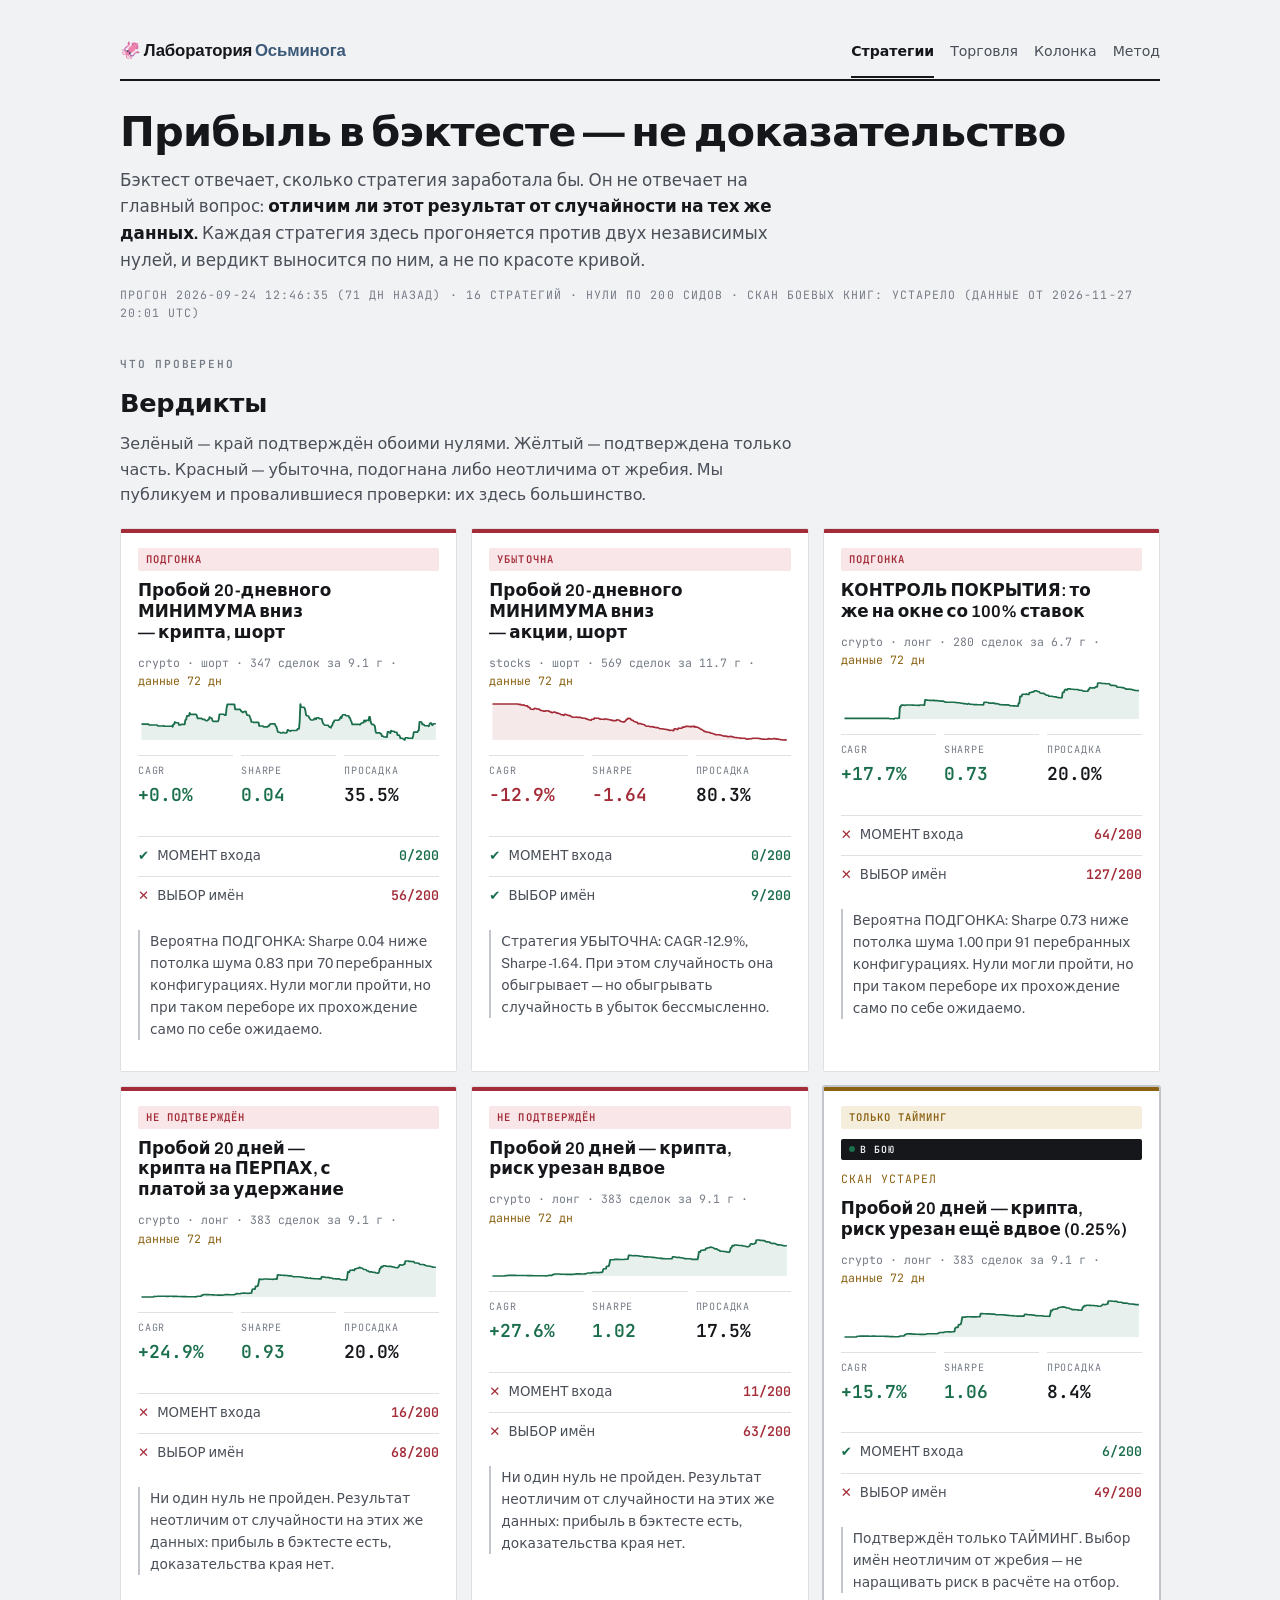
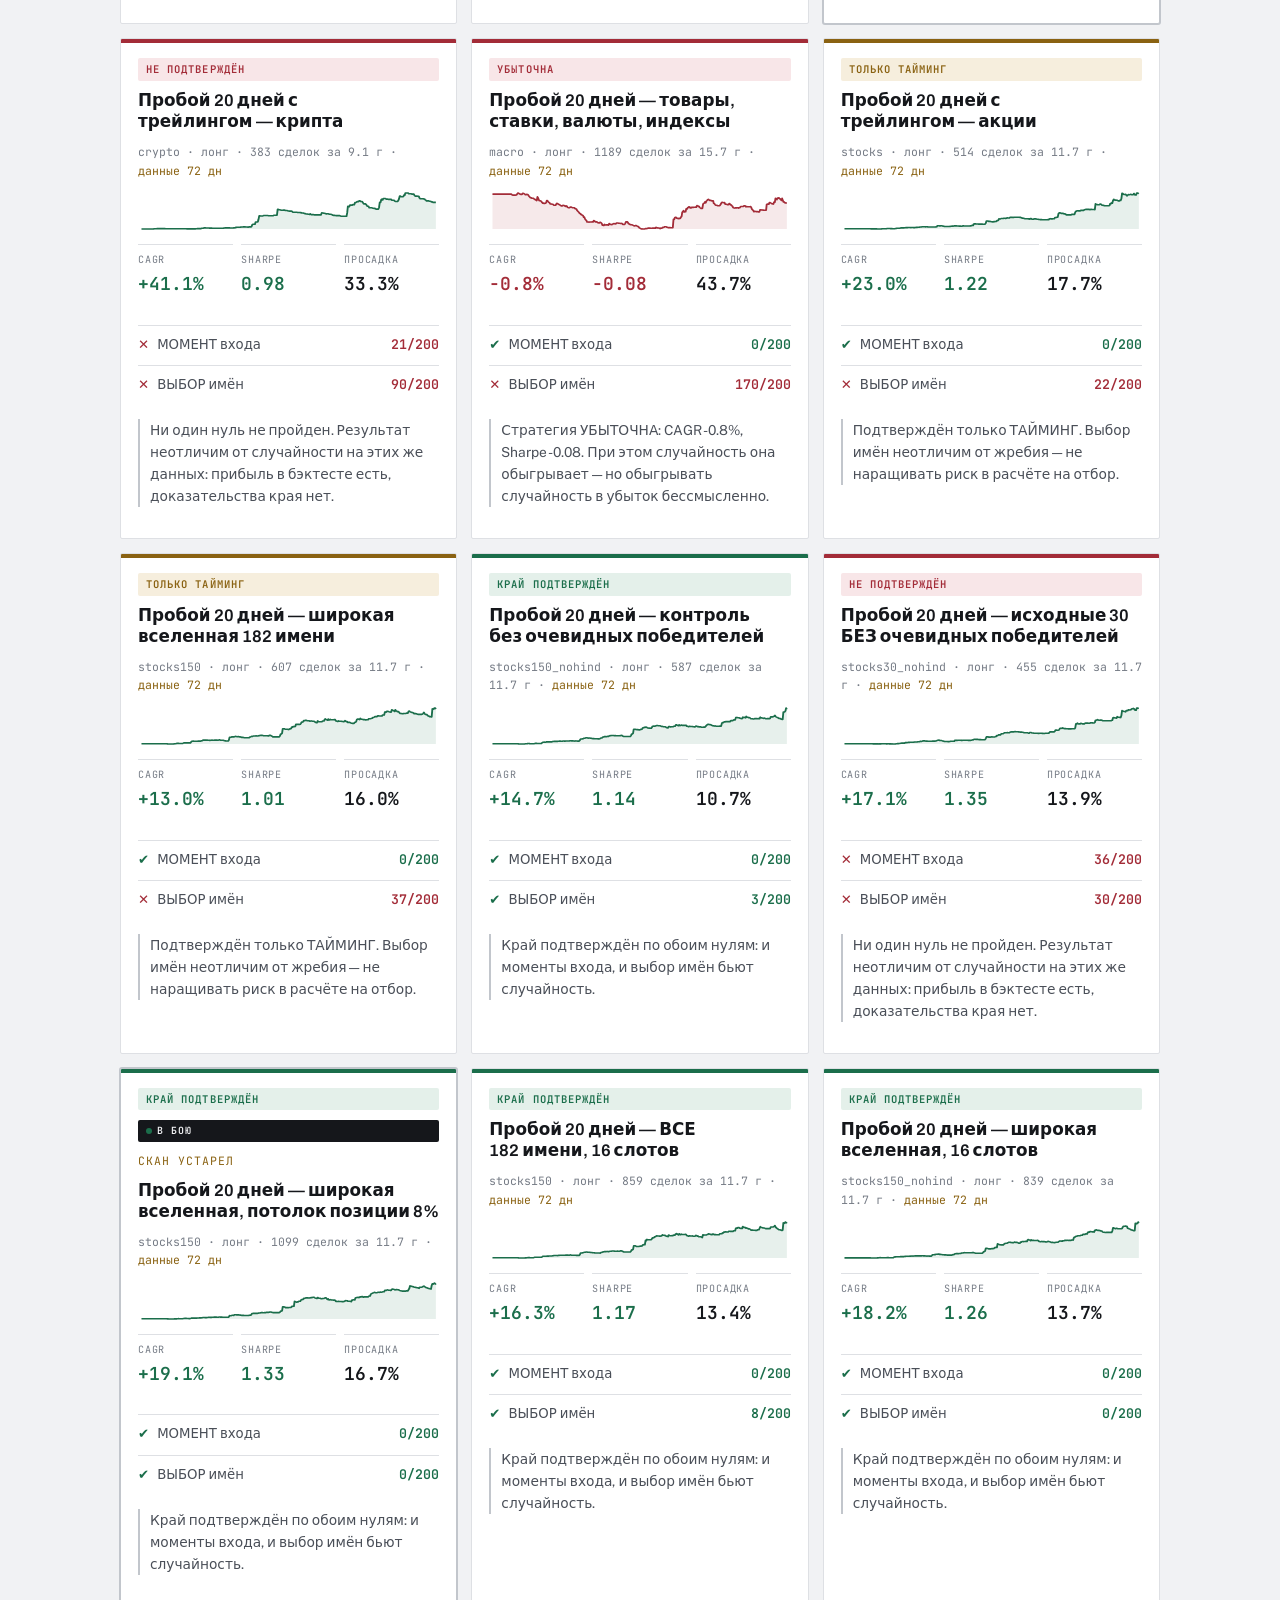
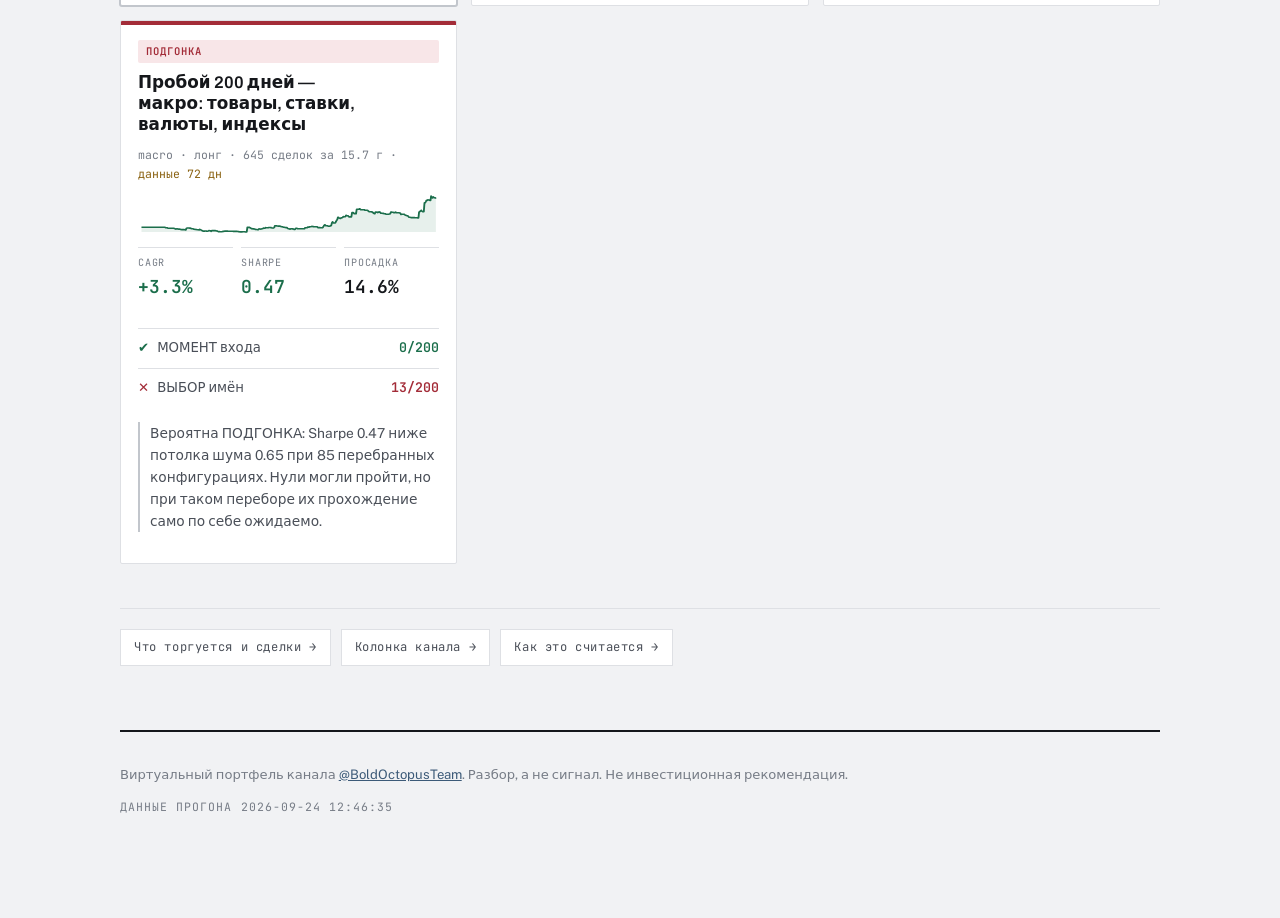
<file: index.html>
<!doctype html>
<html lang="ru">
<head>
<meta charset="utf-8">
<meta name="viewport" content="width=device-width, initial-scale=1">
<title>Лаборатория Осьминога — проверка стратегий против случайности</title>
<meta name="description" content="Бэктест отвечает, сколько заработала бы стратегия. Мы отвечаем на другой вопрос: отличим ли результат от случайности на тех же данных.">
<link rel="preconnect" href="https://fonts.googleapis.com">
<link rel="preconnect" href="https://fonts.gstatic.com" crossorigin>
<link rel="stylesheet" href="https://fonts.googleapis.com/css2?family=Archivo:wght@500;600;700&family=Public+Sans:wght@400;500;600&family=JetBrains+Mono:wght@400;500;600&display=swap">
<link rel="stylesheet" href="style.css">
</head>
<body>
<div class="wrap">

<header class="top">
  <div class="brand"><a href="index.html">&#129425; Лаборатория <span>Осьминога</span></a></div>
  <nav>
    <a href="index.html">Стратегии</a>
    <a href="trading.html">Торговля</a>
    <a href="column.html">Колонка</a>
    <a href="method.html">Метод</a>
  </nav>
</header>

<div class="pagehead">
  <h1>Прибыль в бэктесте — не доказательство</h1>
  <p class="lede">Бэктест отвечает, сколько стратегия заработала бы. Он не отвечает на главный вопрос: <b>отличим ли этот результат от случайности на тех же данных.</b> Каждая стратегия здесь прогоняется против двух независимых нулей, и вердикт выносится по ним, а не по красоте кривой.</p>
  <p class="stamp" id="stamp">загрузка…</p>
</div>

<section id="verdicts">
  <span class="eyebrow">Что проверено</span>
  <h2>Вердикты</h2>
  <p class="sub">Зелёный — край подтверждён обоими нулями. Жёлтый — подтверждена только часть. Красный — убыточна, подогнана либо неотличима от жребия. Мы публикуем и провалившиеся проверки: их здесь большинство.</p>
  <div class="grid" id="strats"></div>
</section>
<div class="crumbs">
  <a href="trading.html">Что торгуется и сделки →</a>
  <a href="column.html">Колонка канала →</a>
  <a href="method.html">Как это считается →</a>
</div>
<footer>
  <p>Виртуальный портфель канала <a href="https://t.me/BoldOctopusTeam">@BoldOctopusTeam</a>. Разбор, а не сигнал. Не инвестиционная рекомендация.</p>
  <p id="foot" class="stamp"></p>
</footer>
</div>
<script src="app.js"></script>
<script>
var LIVE = {books:{}};
var DAY = 864e5, RUN_STALE_DAYS = 3;
function liveOf(id){
  var bs = Object.values(LIVE.books || {});
  for (var i=0;i<bs.length;i++) if (bs[i].strategy===id) return bs[i];
  return null;
}
// Свежесть СЕЙЧАС, а не в момент прогона. health.state и age_days — снимок на момент
// расчёта: у прогона 28.08 там навсегда «fresh, 1 дн», и без сравнения с часами зрителя
// месячные данные выглядят свежими. То же со сканом: fresh_until опубликован, но раньше
// страница его ни с чем не сравнивала.
function ms(s){ var t = s ? Date.parse(s) : NaN; return isNaN(t) ? null : t; }
function daysSince(s){ var t = ms(s); return t == null ? null : Math.floor((Date.now() - t) / DAY); }
function scanExpired(d){
  var fu = ms(d.fresh_until_utc) || ms(d.fresh_until);   // _utc — с явным поясом
  return fu != null && Date.now() > fu;
}
function scanWhen(d){
  return d.scan_at_utc ? d.scan_at_utc.replace("T", " ").replace(/:\d\dZ$/, " UTC")
                       : String(d.scan_at || "?").replace("T", " ");
}
function loadLab(){
  fetch("lab.json").then(function(r){return r.json();}).then(function(d){
    var runAge = daysSince(d.generated);
    document.getElementById("stamp").textContent = "прогон " + d.generated.replace("T"," ") +
      (runAge != null && runAge > RUN_STALE_DAYS ? " (" + runAge + " дн назад)" : "") +
      " · " + d.strategies.length + " стратегий · нули по " +
      ((d.strategies[0] && d.strategies[0].seeds) || 200) + " сидов" +
      (LIVE.books && Object.keys(LIVE.books).length && scanExpired(LIVE)
        ? " · скан боевых книг: устарело (данные от " + scanWhen(LIVE) + ")" : "");
    document.getElementById("foot").textContent = "данные прогона " + d.generated.replace("T"," ");
    document.getElementById("strats").innerHTML = d.strategies.map(function(s){
      var st = s.overall.state, r = s.real, h = s.health, lb = liveOf(s.id);
      var ranAge = daysSince(s.ran_at || d.generated);
      var dataAge = daysSince(h.last_bar);
      var stale = (ranAge != null && ranAge > RUN_STALE_DAYS)
        ? (' · <span style="color:var(--warn)">данные ' +
           (dataAge != null ? dataAge : ranAge) + ' дн</span>')
        : (h.state !== "fresh" ? (" · данные " + h.age_days + " дн") : "");
      var badge = lb ? ('<span class="livebadge">в бою</span>' +
        (scanExpired(LIVE) ? ' <span class="stamp" style="color:var(--warn)">скан устарел</span>' : "")) : "";
      return '<article class="strat' + (lb ? " islive" : "") + '">' +
        '<div class="bar ' + st + '"></div><div class="body">' +
        '<span class="tag ' + st + '">' + (STATE_LABEL[st] || st) + '</span>' + badge +
        '<h3>' + esc(s.name) + '</h3>' +
        '<div class="meta">' + esc(s.universe) + ' · ' +
          (s.direction === "short" ? "шорт" : "лонг") + ' · ' + r.trades +
          ' сделок за ' + r.years + ' г' + stale + '</div>' +
        spark(r.curve) +
        '<dl class="nums">' +
          '<div><dt>CAGR</dt><dd class="' + cls(r.cagr) + '">' + fmt(r.cagr) + '%</dd></div>' +
          '<div><dt>Sharpe</dt><dd class="' + cls(r.sharpe) + '">' + r.sharpe.toFixed(2) + '</dd></div>' +
          '<div><dt>просадка</dt><dd>' + r.dd.toFixed(1) + '%</dd></div>' +
        '</dl>' + nullRow(s.timing) + nullRow(s.selection) +
        '<p class="why">' + esc(s.overall.text) + '</p></div></article>';
    }).join("");
  }).catch(function(){ fail("strats", "вердикты"); });
}
fetch("live.json").then(function(r){return r.json();})
  .then(function(d){ LIVE = d; })
  .catch(function(){})
  .finally(loadLab);
</script>
</body>
</html>
</file>
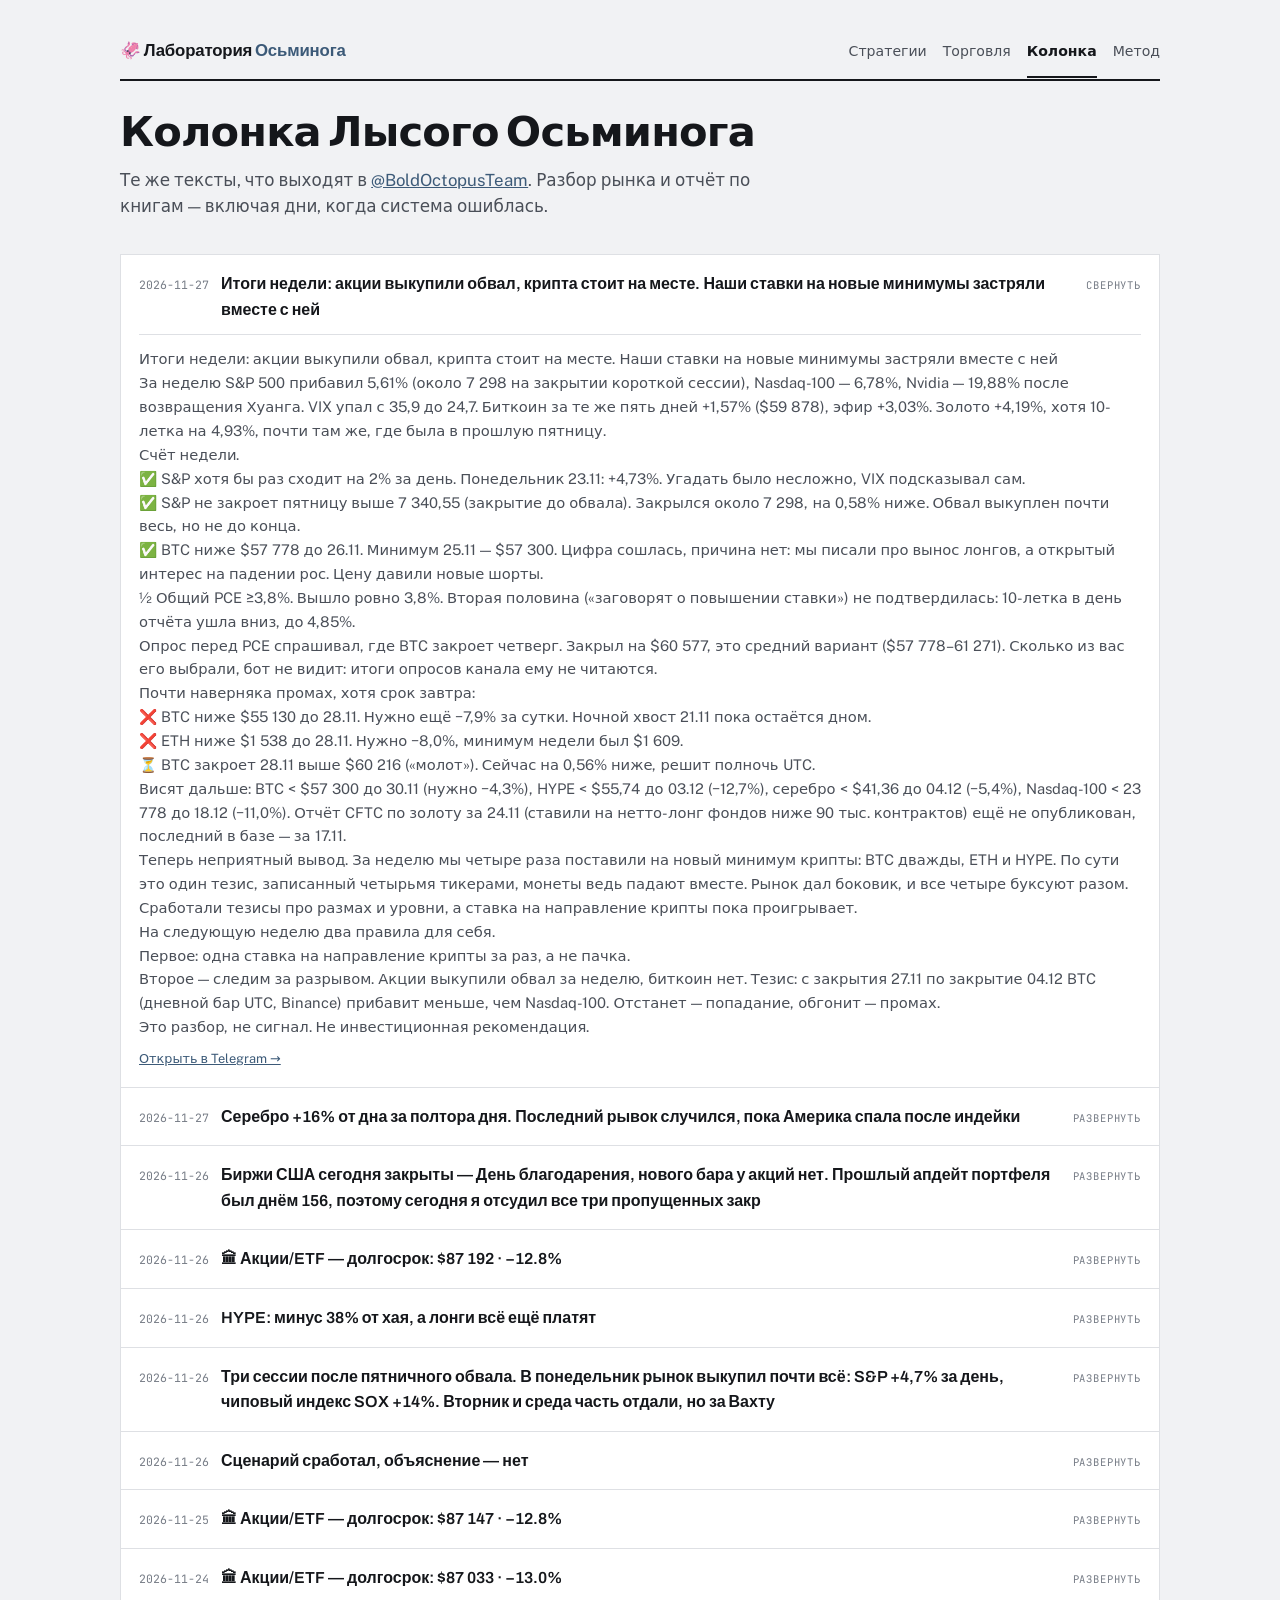
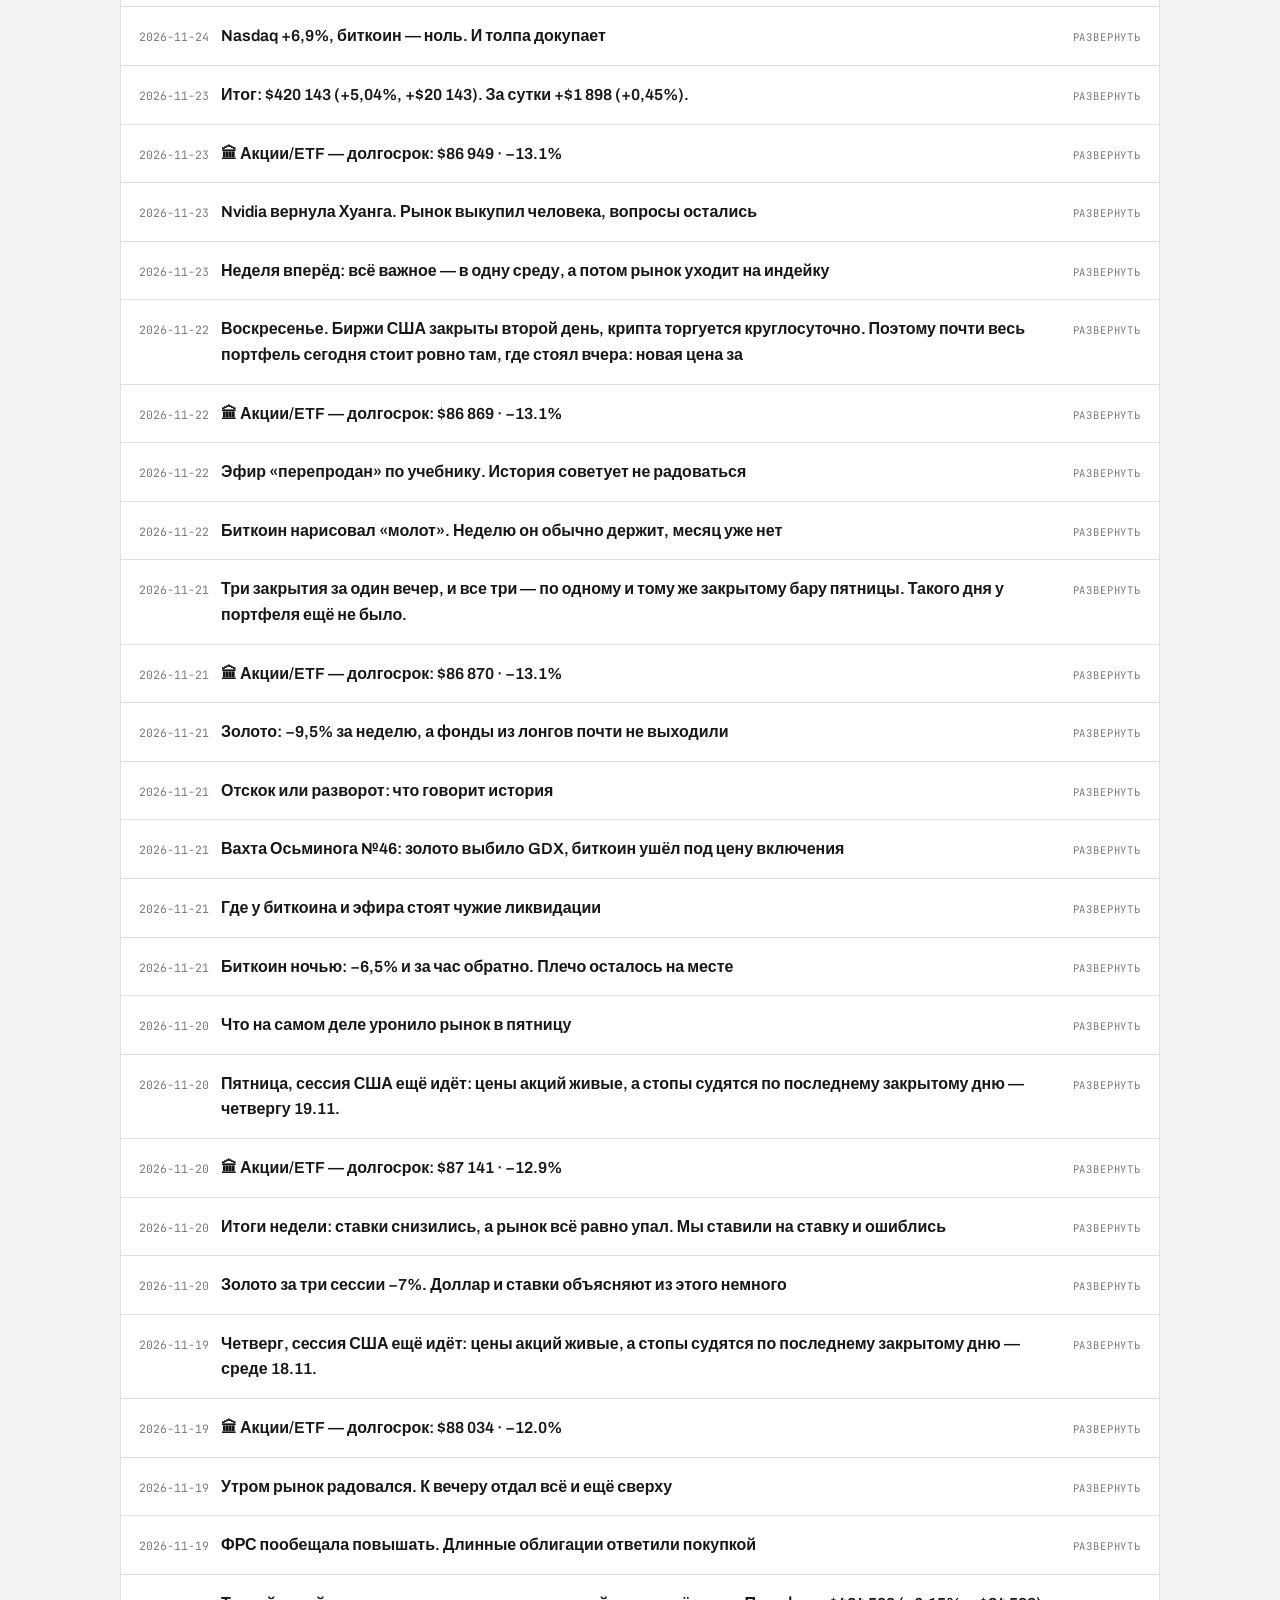
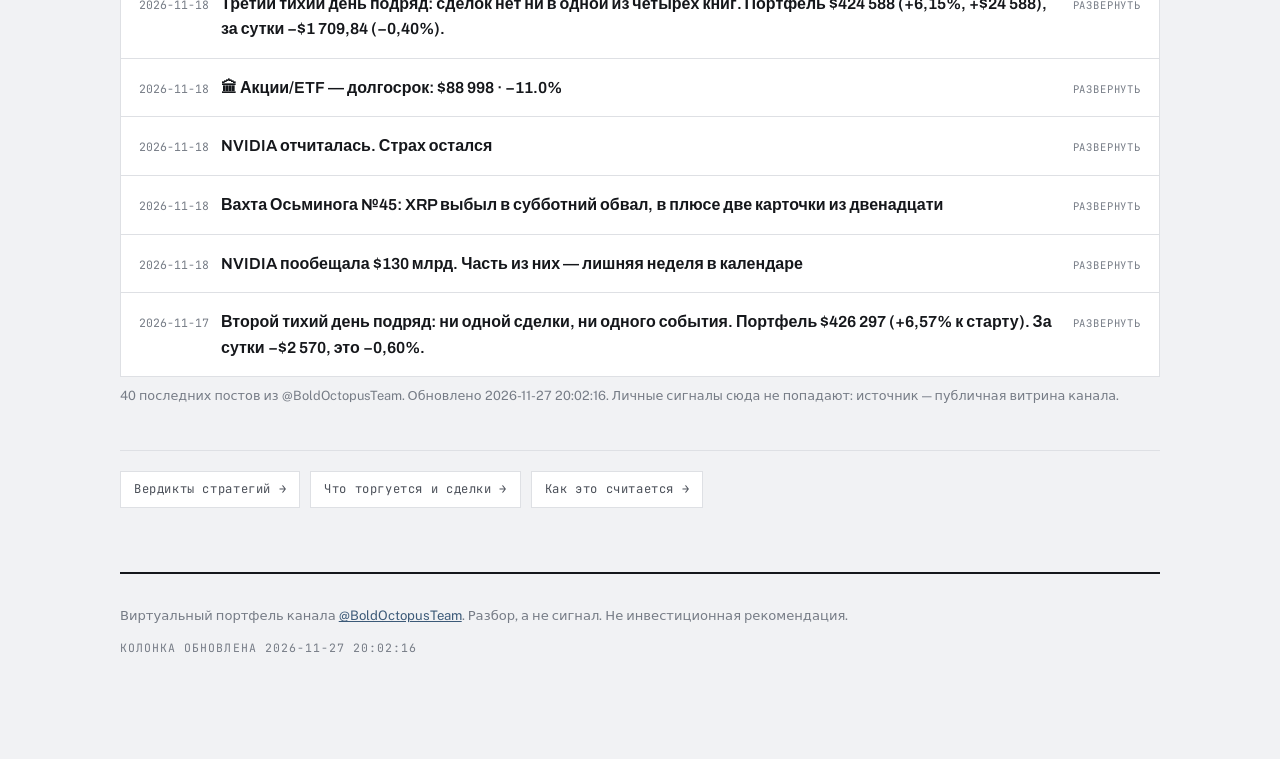
<file: column.html>
<!doctype html>
<html lang="ru">
<head>
<meta charset="utf-8">
<meta name="viewport" content="width=device-width, initial-scale=1">
<title>Колонка — Лаборатория Осьминога</title>
<meta name="description" content="Тексты канала @BoldOctopusTeam: разбор рынка и отчёт по книгам, включая дни, когда система ошиблась.">
<link rel="preconnect" href="https://fonts.googleapis.com">
<link rel="preconnect" href="https://fonts.gstatic.com" crossorigin>
<link rel="stylesheet" href="https://fonts.googleapis.com/css2?family=Archivo:wght@500;600;700&family=Public+Sans:wght@400;500;600&family=JetBrains+Mono:wght@400;500;600&display=swap">
<link rel="stylesheet" href="style.css">
</head>
<body>
<div class="wrap">

<header class="top">
  <div class="brand"><a href="index.html">&#129425; Лаборатория <span>Осьминога</span></a></div>
  <nav>
    <a href="index.html">Стратегии</a>
    <a href="trading.html">Торговля</a>
    <a href="column.html">Колонка</a>
    <a href="method.html">Метод</a>
  </nav>
</header>

<div class="pagehead">
  <h1>Колонка Лысого Осьминога</h1>
  <p class="lede">Те же тексты, что выходят в <a href="https://t.me/BoldOctopusTeam">@BoldOctopusTeam</a>. Разбор рынка и отчёт по книгам — включая дни, когда система ошиблась.</p>
</div>

<section>
  <div class="posts" id="posts"></div>
  <p class="note" id="colnote"></p>
</section>
<div class="crumbs">
  <a href="index.html">Вердикты стратегий →</a>
  <a href="trading.html">Что торгуется и сделки →</a>
  <a href="method.html">Как это считается →</a>
</div>
<footer>
  <p>Виртуальный портфель канала <a href="https://t.me/BoldOctopusTeam">@BoldOctopusTeam</a>. Разбор, а не сигнал. Не инвестиционная рекомендация.</p>
  <p id="foot" class="stamp"></p>
</footer>
</div>
<script src="app.js"></script>
<script>
fetch("column.json").then(function(r){return r.json();}).then(function(d){
  var p = d.posts || [];
  document.getElementById("posts").innerHTML = p.map(function(x, i){
    return '<details class="post"' + (i === 0 ? " open" : "") + '>' +
      '<summary><span class="pdate">' + esc(x.date) + '</span>' +
      '<span class="ptitle">' + esc(x.title) + '</span></summary>' +
      '<div class="ptext">' + esc(x.text) + '</div>' +
      '<a class="plink" href="' + esc(x.url) + '" target="_blank" rel="noopener">Открыть в Telegram →</a>' +
      '</details>';
  }).join("");
  document.getElementById("colnote").textContent =
    p.length + " последних постов из " + d.channel + ". Обновлено " +
    d.generated.replace("T", " ") + ". Личные сигналы сюда не попадают: источник — " +
    "публичная витрина канала.";
  document.getElementById("foot").textContent = "колонка обновлена " + d.generated.replace("T", " ");
}).catch(function(){ fail("posts", "колонку"); });
</script>
</body>
</html>
</file>
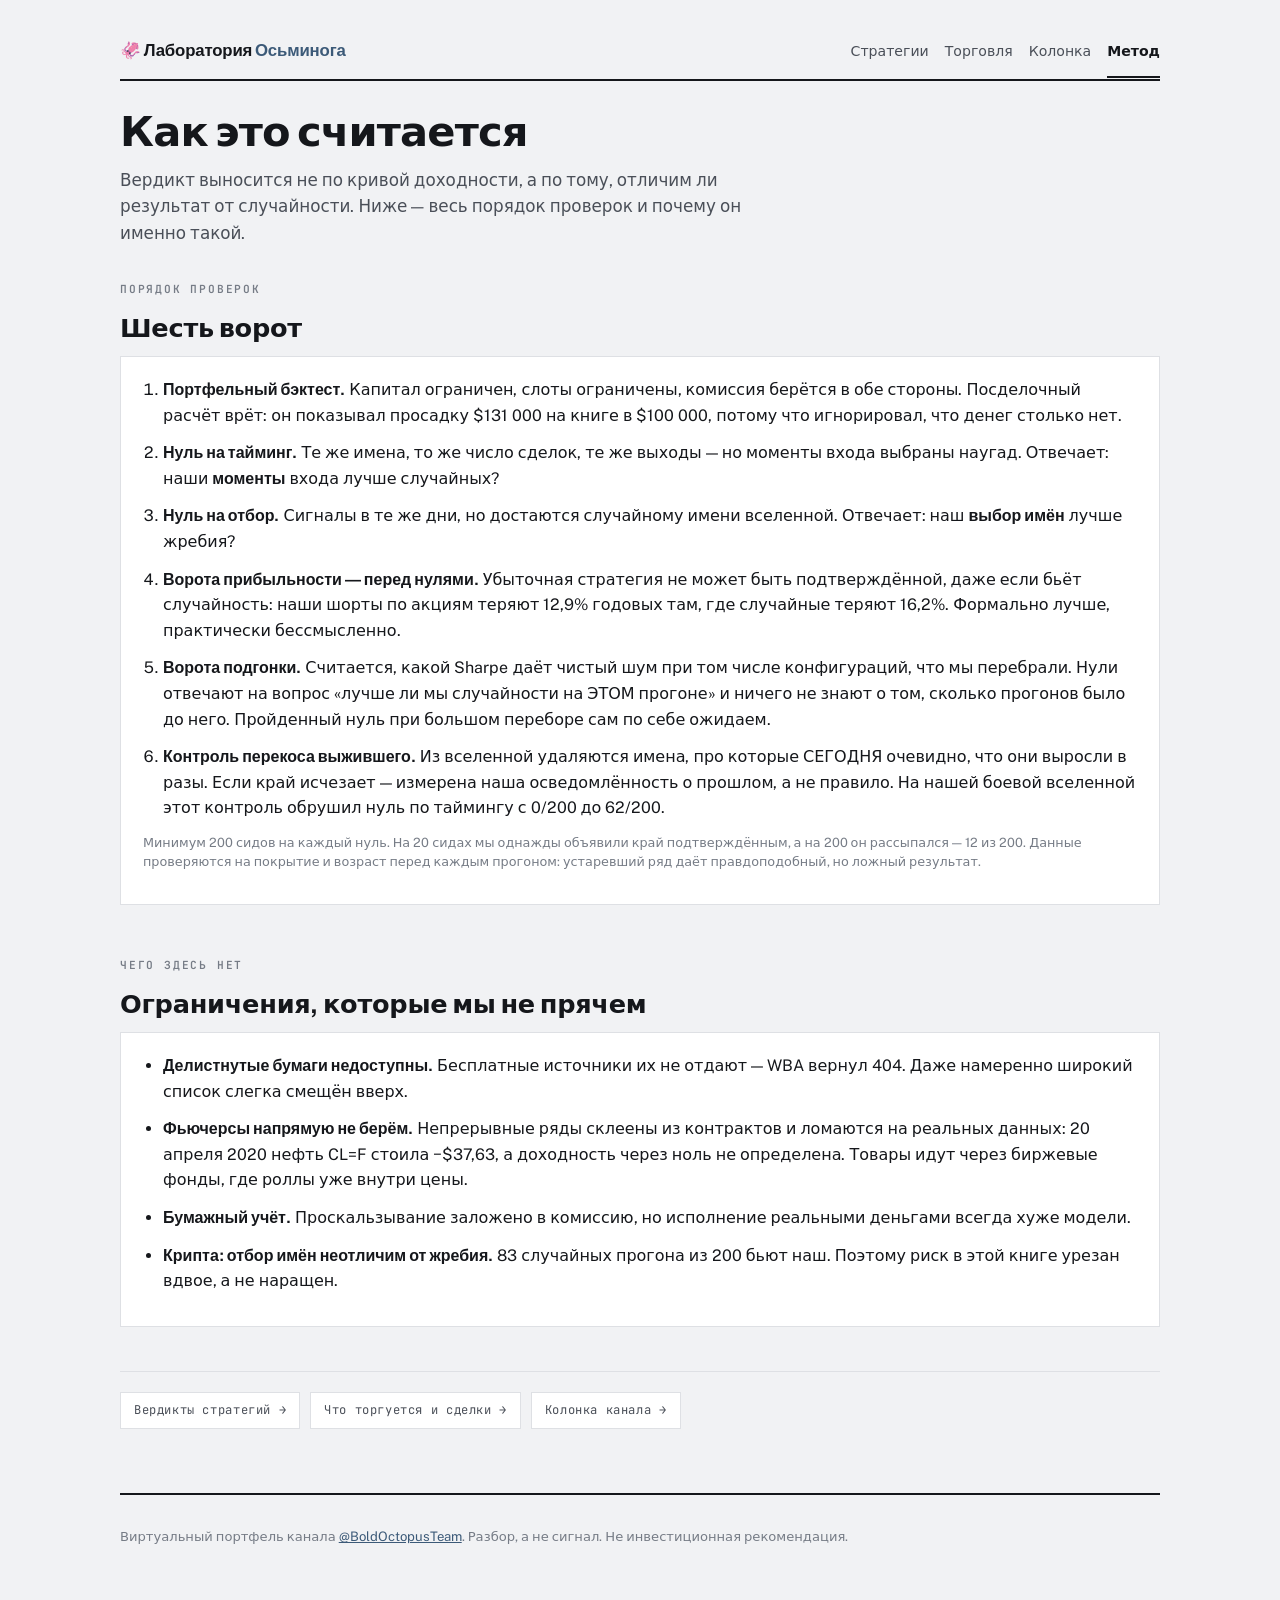
<file: method.html>
<!doctype html>
<html lang="ru">
<head>
<meta charset="utf-8">
<meta name="viewport" content="width=device-width, initial-scale=1">
<title>Метод — Лаборатория Осьминога</title>
<meta name="description" content="Как считаются вердикты: портфельный бэктест, два нуля, ворота прибыльности и поправка на множественность.">
<link rel="preconnect" href="https://fonts.googleapis.com">
<link rel="preconnect" href="https://fonts.gstatic.com" crossorigin>
<link rel="stylesheet" href="https://fonts.googleapis.com/css2?family=Archivo:wght@500;600;700&family=Public+Sans:wght@400;500;600&family=JetBrains+Mono:wght@400;500;600&display=swap">
<link rel="stylesheet" href="style.css">
</head>
<body>
<div class="wrap">

<header class="top">
  <div class="brand"><a href="index.html">&#129425; Лаборатория <span>Осьминога</span></a></div>
  <nav>
    <a href="index.html">Стратегии</a>
    <a href="trading.html">Торговля</a>
    <a href="column.html">Колонка</a>
    <a href="method.html">Метод</a>
  </nav>
</header>

<div class="pagehead">
  <h1>Как это считается</h1>
  <p class="lede">Вердикт выносится не по кривой доходности, а по тому, отличим ли результат от случайности. Ниже — весь порядок проверок и почему он именно такой.</p>
</div>

<section>
  <span class="eyebrow">Порядок проверок</span>
  <h2>Шесть ворот</h2>
  <div class="method">
    <ol>
      <li><b>Портфельный бэктест.</b> Капитал ограничен, слоты ограничены, комиссия берётся в обе стороны. Посделочный расчёт врёт: он показывал просадку $131 000 на книге в $100 000, потому что игнорировал, что денег столько нет.</li>
      <li><b>Нуль на тайминг.</b> Те же имена, то же число сделок, те же выходы — но моменты входа выбраны наугад. Отвечает: наши <b>моменты</b> входа лучше случайных?</li>
      <li><b>Нуль на отбор.</b> Сигналы в те же дни, но достаются случайному имени вселенной. Отвечает: наш <b>выбор имён</b> лучше жребия?</li>
      <li><b>Ворота прибыльности — перед нулями.</b> Убыточная стратегия не может быть подтверждённой, даже если бьёт случайность: наши шорты по акциям теряют 12,9% годовых там, где случайные теряют 16,2%. Формально лучше, практически бессмысленно.</li>
      <li><b>Ворота подгонки.</b> Считается, какой Sharpe даёт чистый шум при том числе конфигураций, что мы перебрали. Нули отвечают на вопрос «лучше ли мы случайности на ЭТОМ прогоне» и ничего не знают о том, сколько прогонов было до него. Пройденный нуль при большом переборе сам по себе ожидаем.</li>
      <li><b>Контроль перекоса выжившего.</b> Из вселенной удаляются имена, про которые СЕГОДНЯ очевидно, что они выросли в разы. Если край исчезает — измерена наша осведомлённость о прошлом, а не правило. На нашей боевой вселенной этот контроль обрушил нуль по таймингу с 0/200 до 62/200.</li>
    </ol>
    <p class="note">Минимум 200 сидов на каждый нуль. На 20 сидах мы однажды объявили край подтверждённым, а на 200 он рассыпался — 12 из 200. Данные проверяются на покрытие и возраст перед каждым прогоном: устаревший ряд даёт правдоподобный, но ложный результат.</p>
  </div>
</section>

<section>
  <span class="eyebrow">Чего здесь нет</span>
  <h2>Ограничения, которые мы не прячем</h2>
  <div class="method">
    <ul class="plain" style="padding-left:20px;margin:0">
      <li><b>Делистнутые бумаги недоступны.</b> Бесплатные источники их не отдают — WBA вернул 404. Даже намеренно широкий список слегка смещён вверх.</li>
      <li><b>Фьючерсы напрямую не берём.</b> Непрерывные ряды склеены из контрактов и ломаются на реальных данных: 20 апреля 2020 нефть CL=F стоила −$37,63, а доходность через ноль не определена. Товары идут через биржевые фонды, где роллы уже внутри цены.</li>
      <li><b>Бумажный учёт.</b> Проскальзывание заложено в комиссию, но исполнение реальными деньгами всегда хуже модели.</li>
      <li><b>Крипта: отбор имён неотличим от жребия.</b> 83 случайных прогона из 200 бьют наш. Поэтому риск в этой книге урезан вдвое, а не наращен.</li>
    </ul>
  </div>
</section>
<div class="crumbs">
  <a href="index.html">Вердикты стратегий →</a>
  <a href="trading.html">Что торгуется и сделки →</a>
  <a href="column.html">Колонка канала →</a>
</div>
<footer>
  <p>Виртуальный портфель канала <a href="https://t.me/BoldOctopusTeam">@BoldOctopusTeam</a>. Разбор, а не сигнал. Не инвестиционная рекомендация.</p>
  <p id="foot" class="stamp"></p>
</footer>
</div>
<script src="app.js"></script>

</body>
</html>
</file>
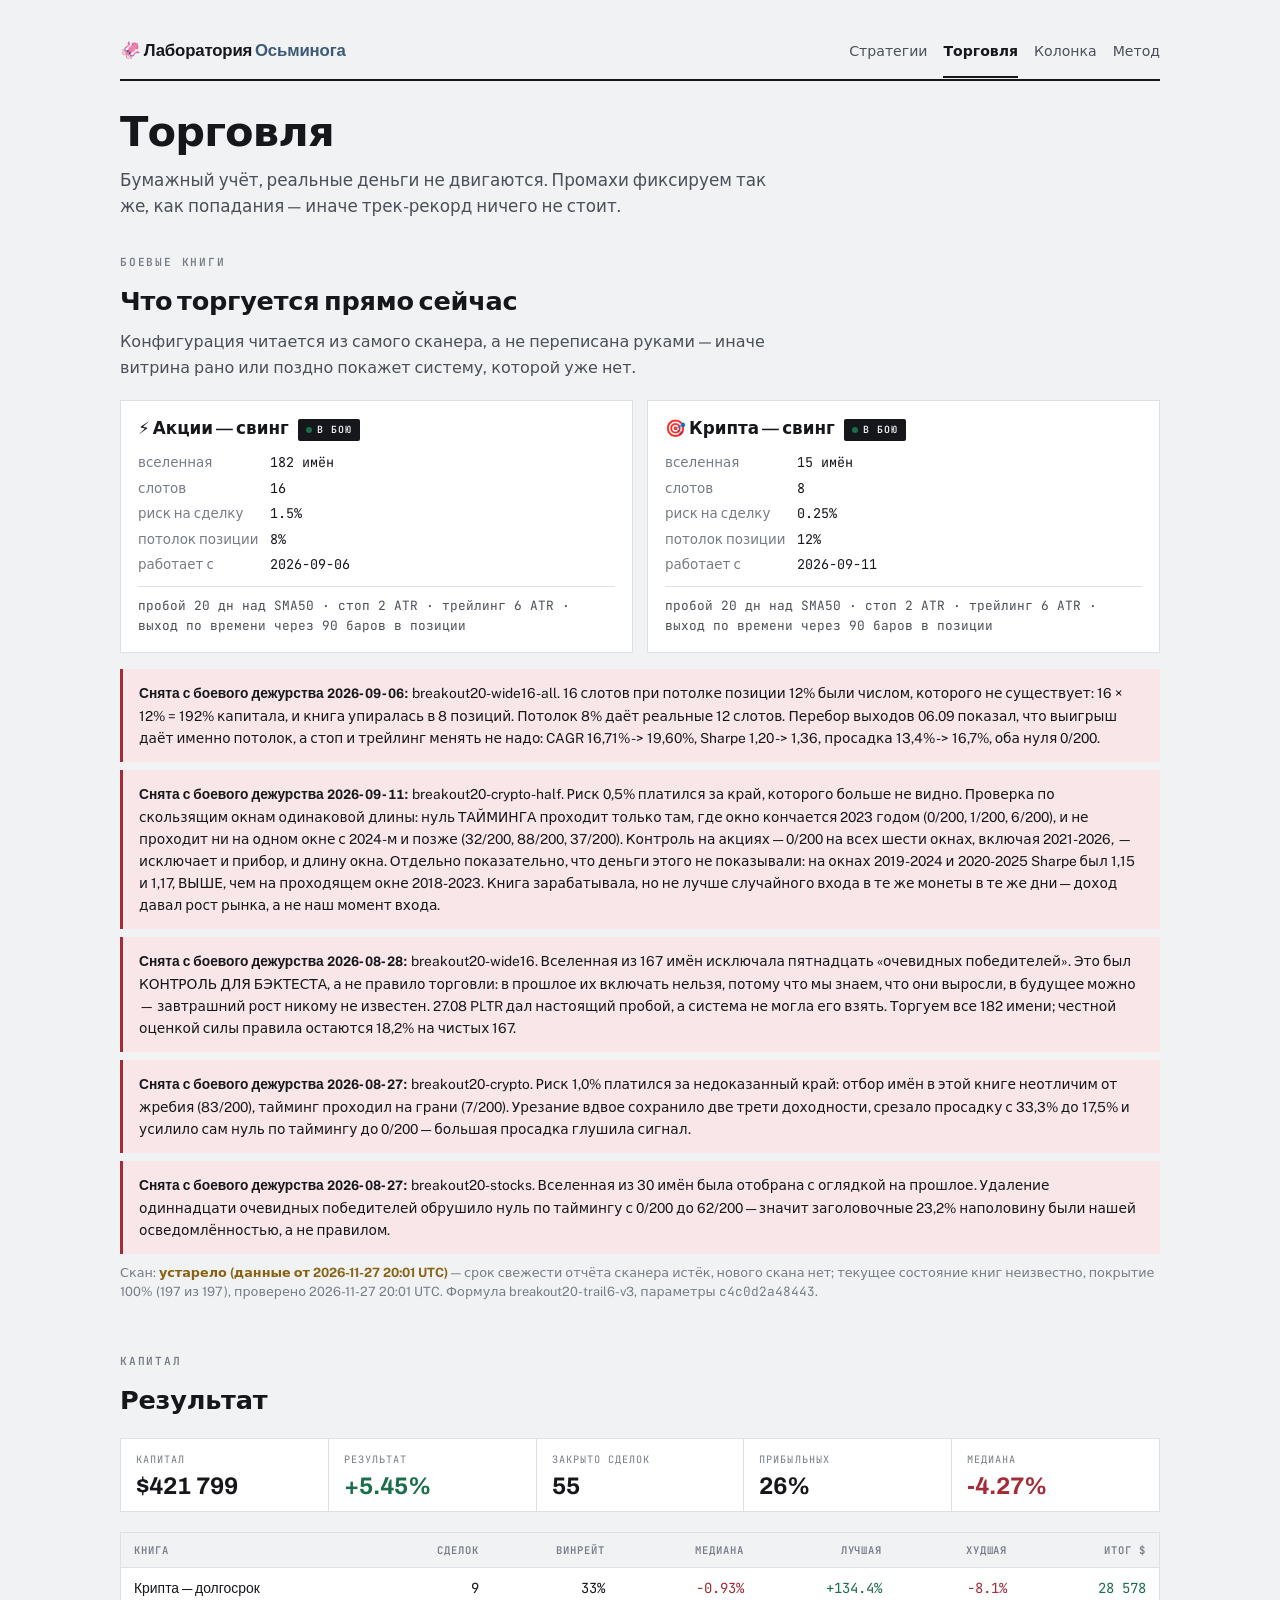
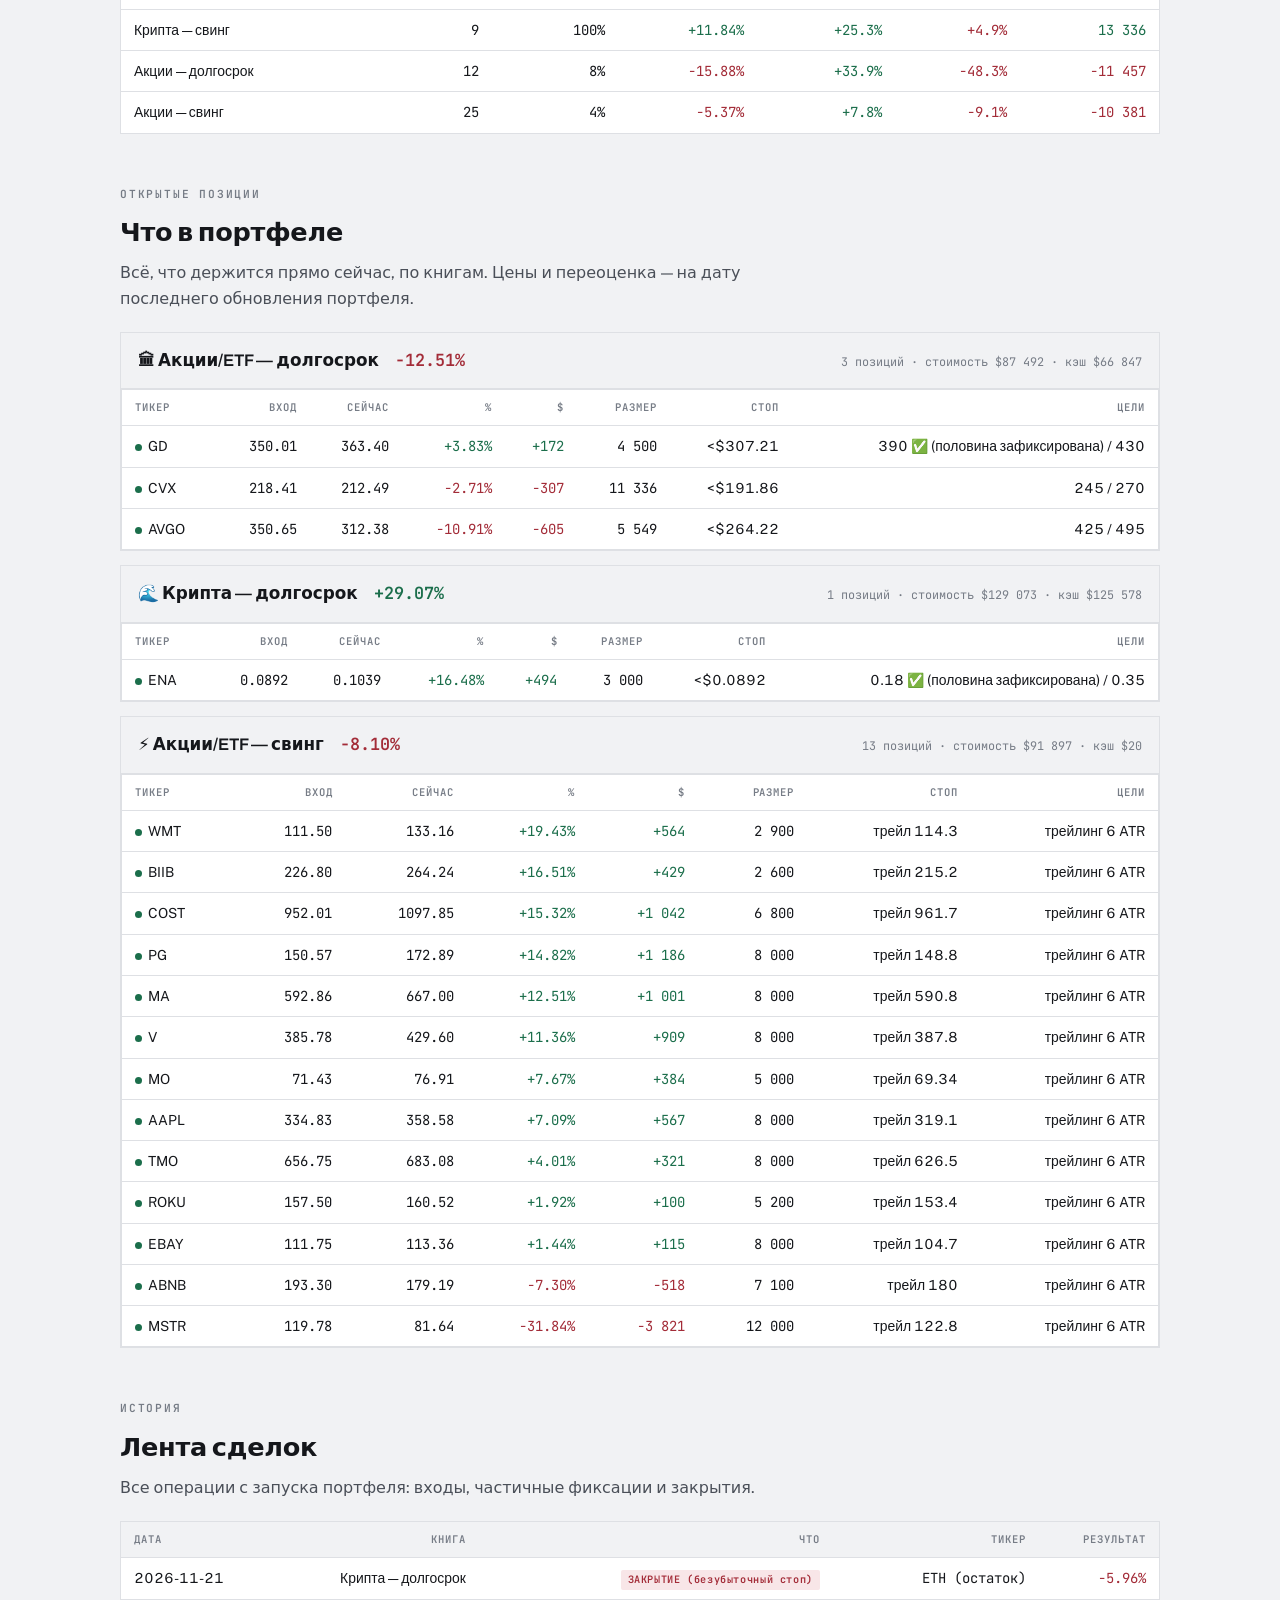
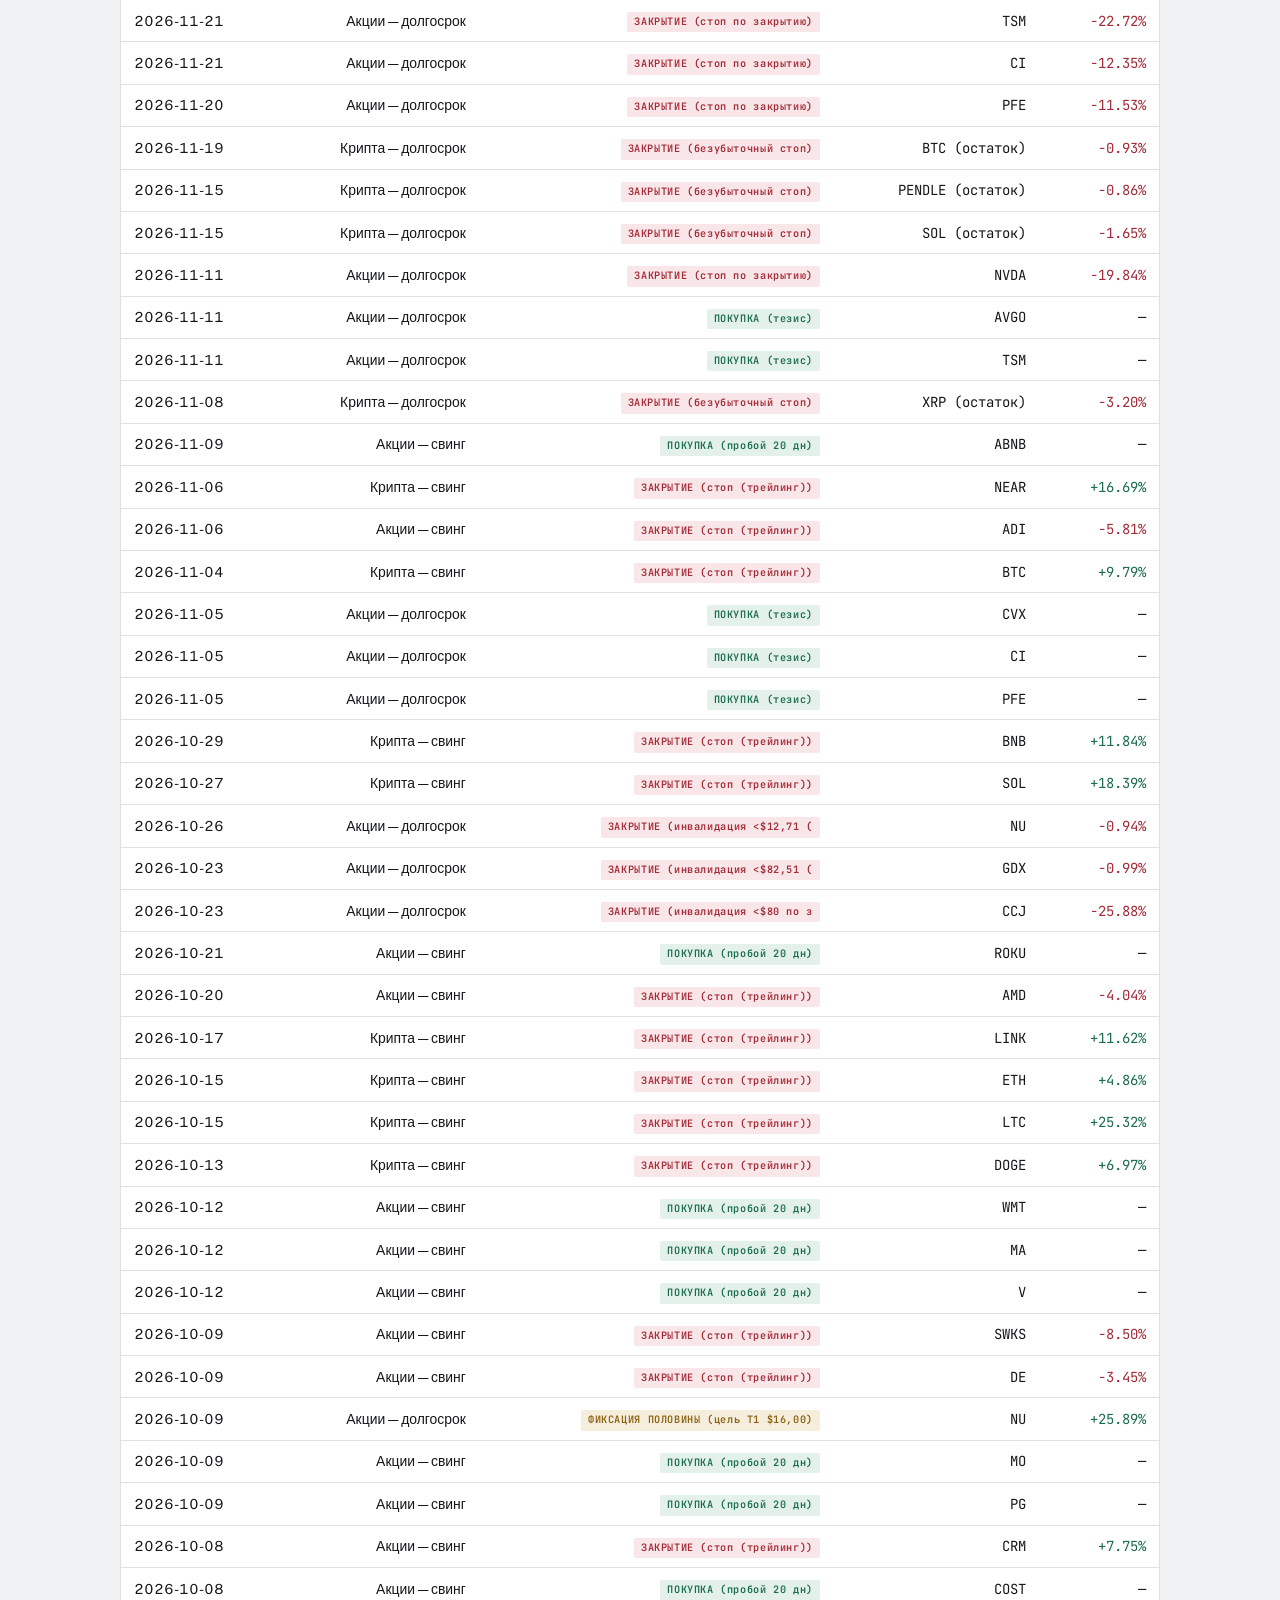
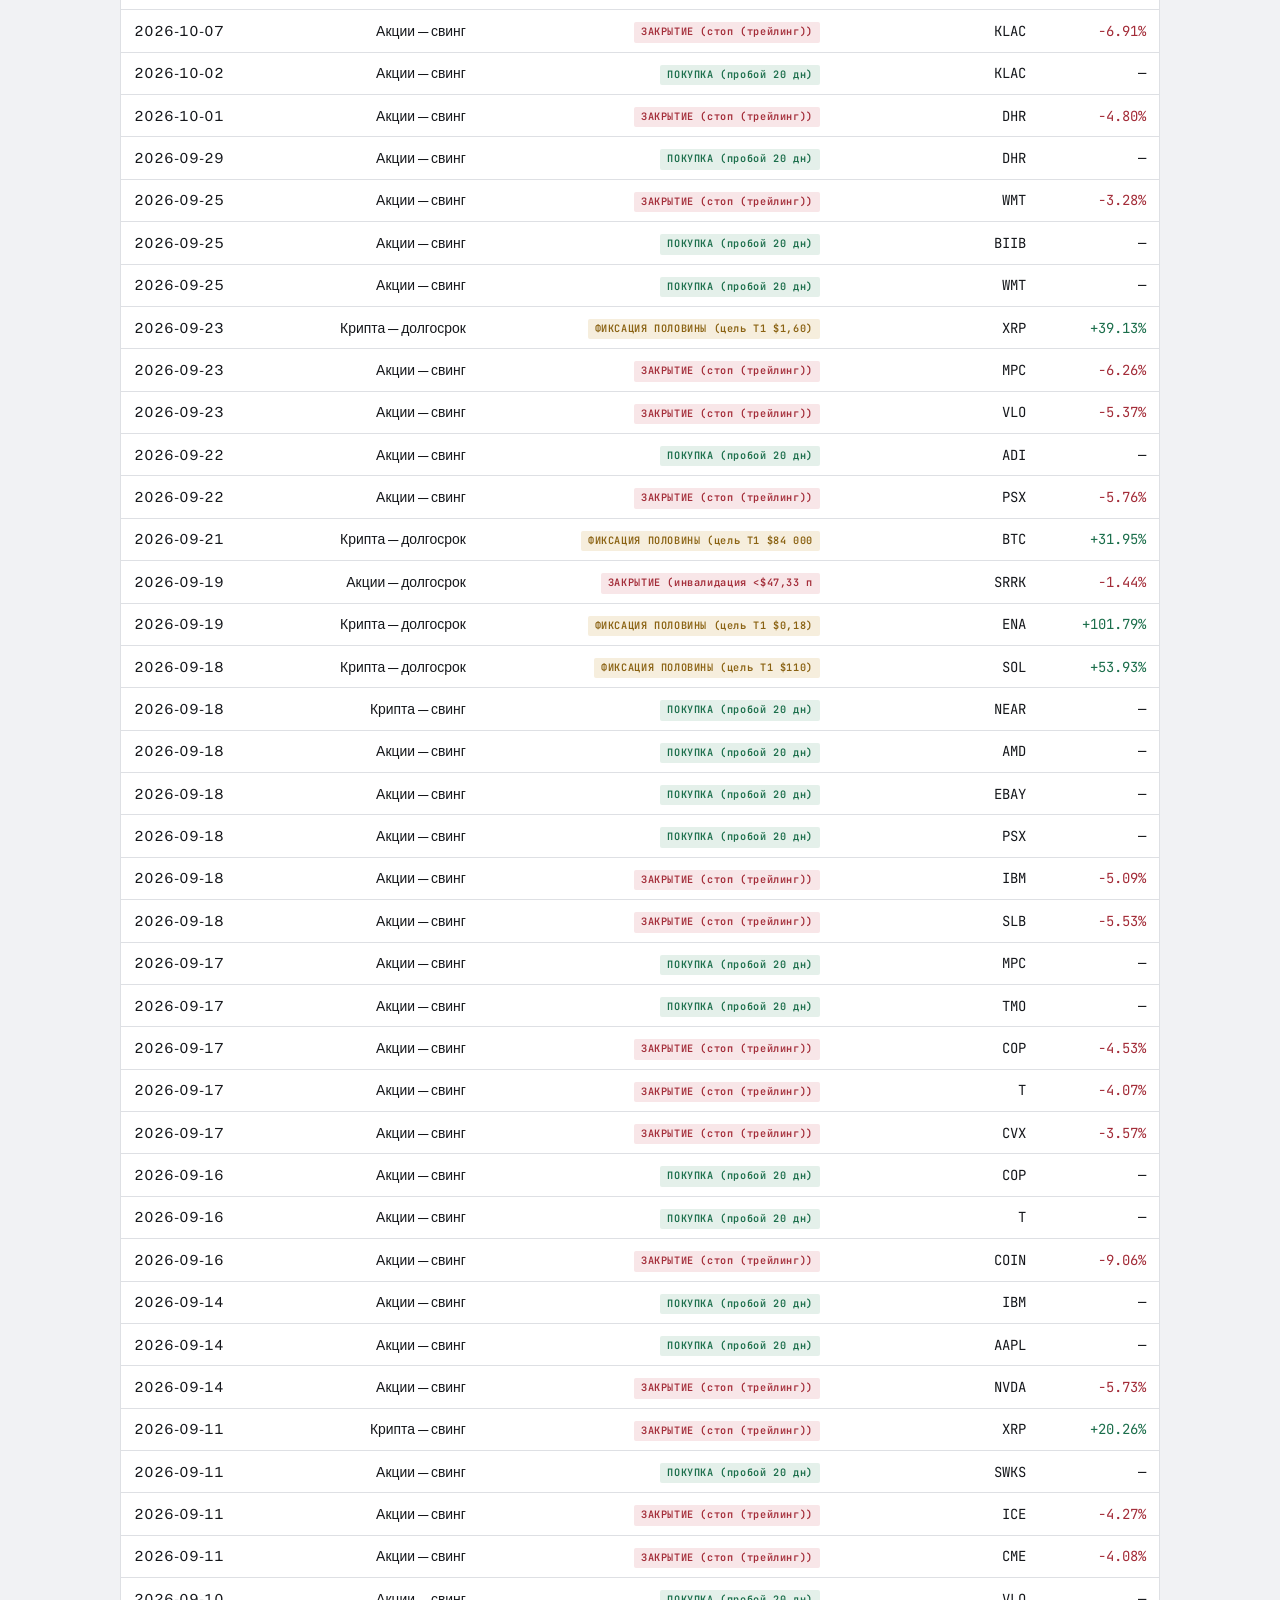
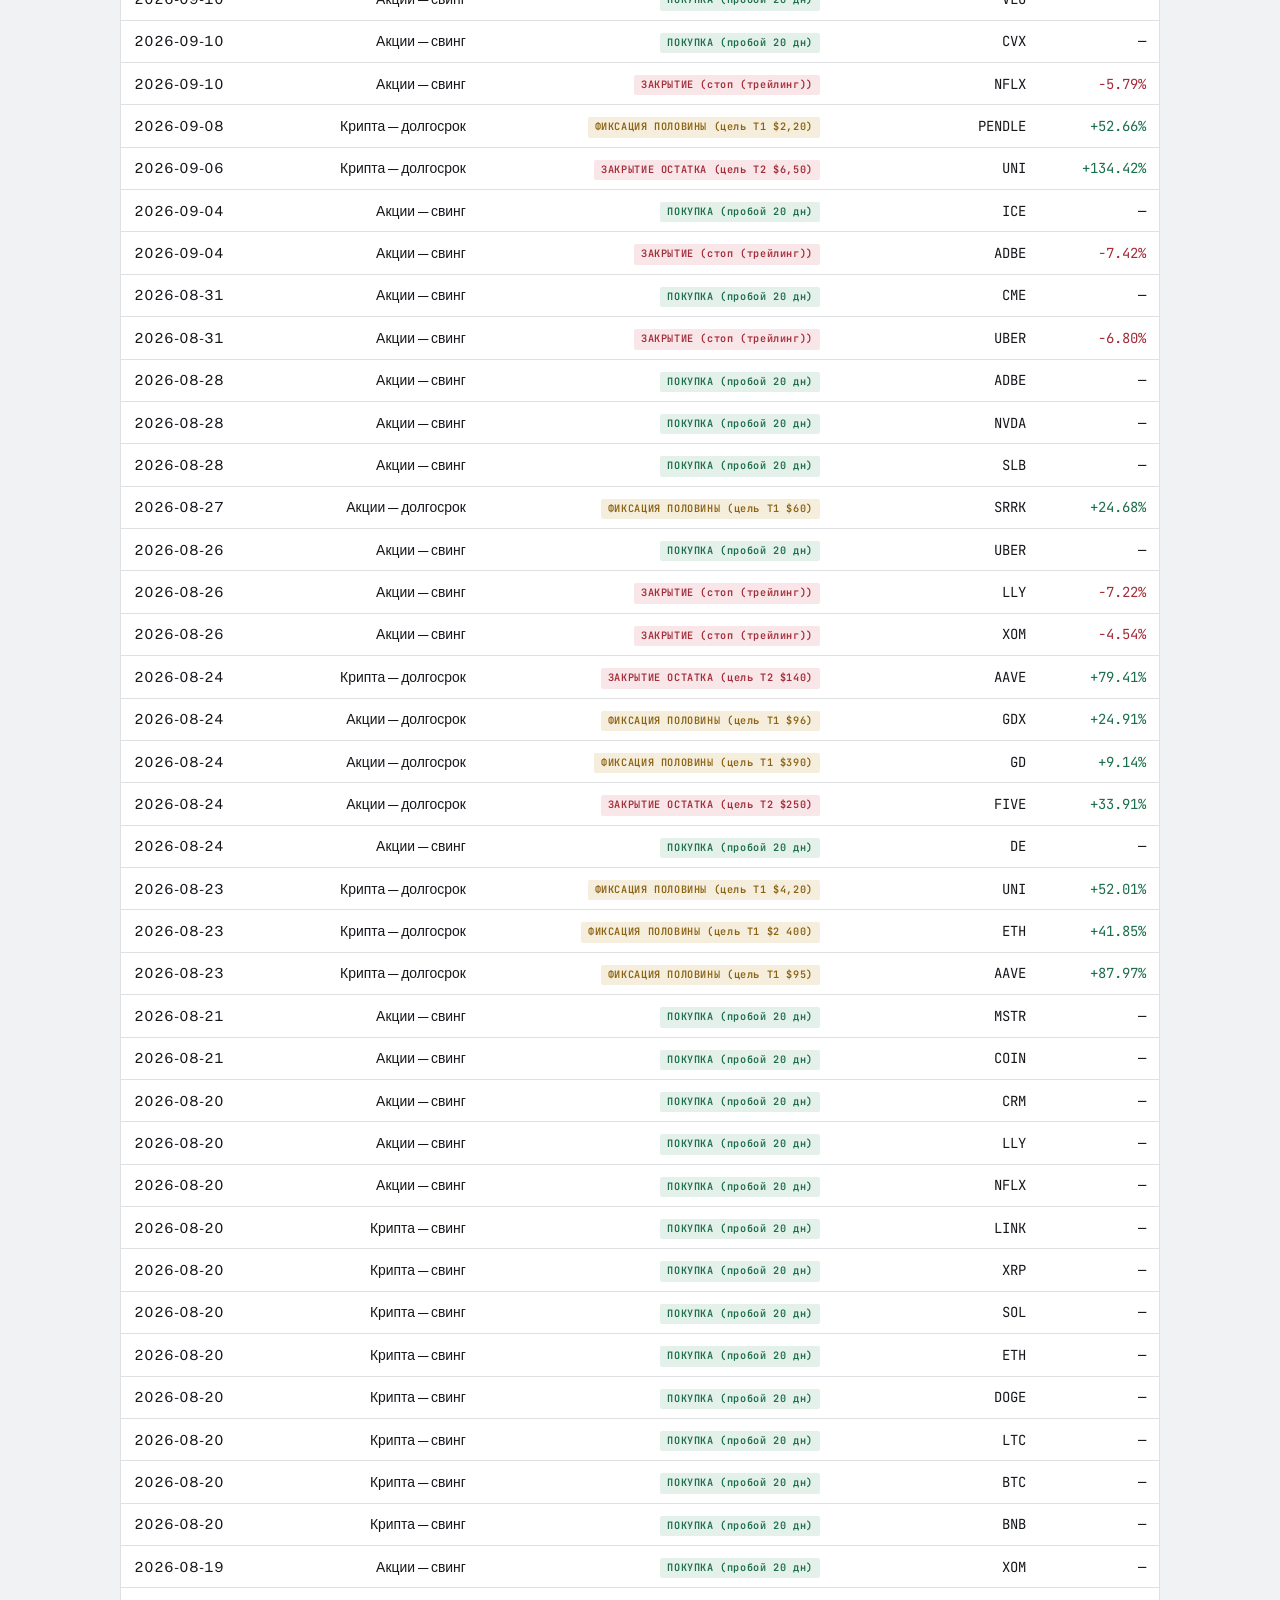
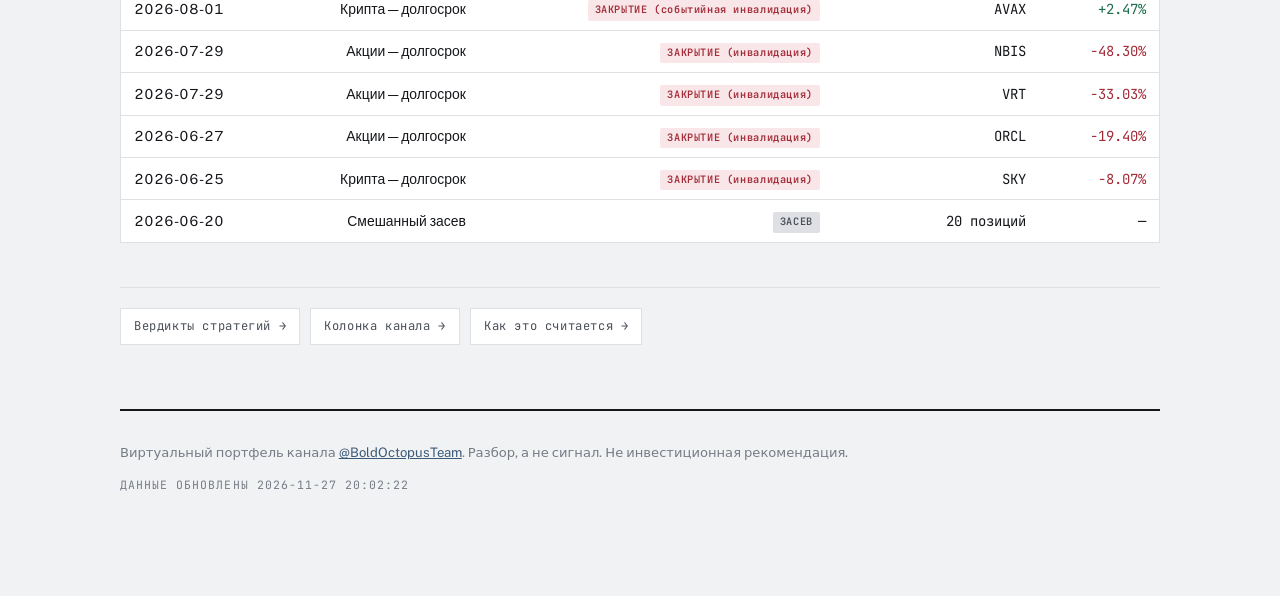
<file: trading.html>
<!doctype html>
<html lang="ru">
<head>
<meta charset="utf-8">
<meta name="viewport" content="width=device-width, initial-scale=1">
<title>Торговля — Лаборатория Осьминога</title>
<meta name="description" content="Что торгуется прямо сейчас, капитал и лента сделок публичного виртуального портфеля.">
<link rel="preconnect" href="https://fonts.googleapis.com">
<link rel="preconnect" href="https://fonts.gstatic.com" crossorigin>
<link rel="stylesheet" href="https://fonts.googleapis.com/css2?family=Archivo:wght@500;600;700&family=Public+Sans:wght@400;500;600&family=JetBrains+Mono:wght@400;500;600&display=swap">
<link rel="stylesheet" href="style.css">
</head>
<body>
<div class="wrap">

<header class="top">
  <div class="brand"><a href="index.html">&#129425; Лаборатория <span>Осьминога</span></a></div>
  <nav>
    <a href="index.html">Стратегии</a>
    <a href="trading.html">Торговля</a>
    <a href="column.html">Колонка</a>
    <a href="method.html">Метод</a>
  </nav>
</header>

<div class="pagehead">
  <h1>Торговля</h1>
  <p class="lede">Бумажный учёт, реальные деньги не двигаются. Промахи фиксируем так же, как попадания — иначе трек-рекорд ничего не стоит.</p>
</div>

<section>
  <span class="eyebrow">Боевые книги</span>
  <h2>Что торгуется прямо сейчас</h2>
  <p class="sub">Конфигурация читается из самого сканера, а не переписана руками — иначе витрина рано или поздно покажет систему, которой уже нет.</p>
  <div class="cfg" id="cfg"></div>
  <div id="retired"></div>
  <p class="note" id="cfgnote"></p>
</section>

<section>
  <span class="eyebrow">Капитал</span>
  <h2>Результат</h2>
  <dl class="kpi" id="kpi"></dl>
  <div class="tbox"><table id="books"></table></div>
  <p class="note" id="booknote"></p>
</section>

<section>
  <span class="eyebrow">Открытые позиции</span>
  <h2>Что в портфеле</h2>
  <p class="sub">Всё, что держится прямо сейчас, по книгам. Цены и переоценка — на дату последнего обновления портфеля.</p>
  <div id="holdings"></div>
</section>

<section>
  <span class="eyebrow">История</span>
  <h2>Лента сделок</h2>
  <p class="sub">Все операции с запуска портфеля: входы, частичные фиксации и закрытия.</p>
  <div class="tbox"><table id="trades"></table></div>
</section>
<div class="crumbs">
  <a href="index.html">Вердикты стратегий →</a>
  <a href="column.html">Колонка канала →</a>
  <a href="method.html">Как это считается →</a>
</div>
<footer>
  <p>Виртуальный портфель канала <a href="https://t.me/BoldOctopusTeam">@BoldOctopusTeam</a>. Разбор, а не сигнал. Не инвестиционная рекомендация.</p>
  <p id="foot" class="stamp"></p>
</footer>
</div>
<script src="app.js"></script>
<script>
fetch("live.json").then(function(r){return r.json();}).then(function(d){
  document.getElementById("cfg").innerHTML = Object.values(d.books || {}).map(function(b){
    return '<article><h3>' + esc(b.title) + ' <span class="livebadge">в бою</span></h3>' +
      '<dl><dt>вселенная</dt><dd>' + b.universe_size + ' имён</dd>' +
      '<dt>слотов</dt><dd>' + b.slots + '</dd>' +
      '<dt>риск на сделку</dt><dd>' + b.risk_pct + '%</dd>' +
      '<dt>потолок позиции</dt><dd>' + b.max_pos_pct + '%</dd>' +
      '<dt>работает с</dt><dd>' + esc(b.since || "—") + '</dd></dl>' +
      '<div class="rule">пробой ' + b.look + ' дн над SMA' + b.trend_sma +
      ' · стоп ' + b.stop_atr + ' ATR · трейлинг ' + b.trail_atr +
      ' ATR · выход по времени через ' + b.max_bars + ' баров в позиции</div></article>';
  }).join("");
  document.getElementById("retired").innerHTML = (d.retired || []).map(function(r){
    return '<div class="retired"><b>Снята с боевого дежурства ' + esc(r.until) + ':</b> ' +
      esc(r.strategy) + '. ' + esc(r.why) + '</div>';
  }).join("");
  // «fresh» — состояние НА МОМЕНТ скана. Если срок свежести fresh_until уже прошёл, а
  // нового скана нет, страница показывала бы «fresh» сколько угодно долго: сравниваем с
  // часами зрителя. fresh_until_utc несёт явный пояс; fresh_until — местное время ПК
  // рутины (запасной путь для старого live.json).
  var fuT = Date.parse(d.fresh_until_utc || d.fresh_until || "");
  var expired = !isNaN(fuT) && Date.now() > fuT;
  var when = d.scan_at_utc ? d.scan_at_utc.replace("T", " ").replace(/:\d\dZ$/, " UTC")
                           : (d.scan_at || "?").replace("T", " ");
  var ok = d.scan_state === "fresh" && !expired;
  document.getElementById("cfgnote").innerHTML =
    'Скан: <b' + (expired ? ' style="color:var(--warn)"' : '') + '>' +
    esc(expired ? "устарело (данные от " + when + ")" : (d.scan_state || "неизвестно")) + '</b>' +
    (expired ? " — срок свежести отчёта сканера истёк, нового скана нет; текущее состояние книг неизвестно"
             : (ok ? "" : " — при таком состоянии новые входы запрещены")) +
    ', покрытие ' + d.scan_coverage + '% (' + d.scan_ok + ' из ' + d.scanned + '), проверено ' +
    esc(when) + '. Формула ' + esc(d.formula_version) +
    ', параметры <span class="mono">' + esc(d.params_hash) + '</span>.';
}).catch(function(){ fail("cfg", "конфигурацию книг"); });

fetch("trades.json").then(function(r){return r.json();}).then(function(d){
  var t = d.stats.total, s = d.summary || {};
  document.getElementById("kpi").innerHTML =
    '<div><dt>капитал</dt><dd>$' + Math.round(s.value || 0).toLocaleString("ru") + '</dd></div>' +
    '<div><dt>результат</dt><dd class="' + cls(s.pnl_pct) + '">' + fmt(s.pnl_pct, 2) + '%</dd></div>' +
    '<div><dt>закрыто сделок</dt><dd>' + t.n + '</dd></div>' +
    '<div><dt>прибыльных</dt><dd>' + t.win_rate.toFixed(0) + '%</dd></div>' +
    '<div><dt>медиана</dt><dd class="' + cls(t.median) + '">' + fmt(t.median, 2) + '%</dd></div>';
  var bk = Object.values(d.stats.by_book);
  document.getElementById("books").innerHTML =
    '<thead><tr><th>Книга</th><th>Сделок</th><th>Винрейт</th><th>Медиана</th>' +
    '<th>Лучшая</th><th>Худшая</th><th>Итог $</th></tr></thead><tbody>' +
    bk.map(function(b){
      return '<tr><td>' + esc(b.title) + '</td><td>' + b.n + '</td><td>' +
        b.win_rate.toFixed(0) + '%</td><td class="' + cls(b.median) + '">' + fmt(b.median, 2) +
        '%</td><td class="pos">' + fmt(b.best, 1) + '%</td><td class="neg">' + fmt(b.worst, 1) +
        '%</td><td class="' + cls(b.usd) + '">' +
        (b.usd == null ? "нет сумм" : Math.round(b.usd).toLocaleString("ru")) + '</td></tr>';
    }).join("") + '</tbody>';
  var miss = bk.reduce(function(a, b){ return a + (b.usd_missing || 0); }, 0);
  document.getElementById("booknote").textContent = miss
    ? ("У " + miss + " закрытий в исходных записях нет суммы в долларах — они посчитаны в процентах, " +
       "но не в итоге. Пустое поле здесь означает «нет данных», а не ноль.") : "";
  document.getElementById("trades").innerHTML =
    '<thead><tr><th>Дата</th><th>Книга</th><th>Что</th><th>Тикер</th><th>Результат</th></tr></thead><tbody>' +
    d.trades.slice().reverse().map(function(x){
      return '<tr><td class="mono">' + esc(x.date) + '</td><td class="txt">' + esc(x.book_title) +
        '</td><td class="txt"><span class="pill ' + x.kind + '">' + esc(x.action).slice(0, 34) +
        '</span></td><td>' + esc(x.ticker) + '</td><td class="' + cls(x.pct) + '">' +
        (x.pct == null ? "—" : fmt(x.pct, 2) + "%") + '</td></tr>';
    }).join("") + '</tbody>';
  var books = d.books || [];
  document.getElementById("holdings").innerHTML = books.filter(function(b){
    return (b.positions || []).length;
  }).map(function(b){
    var rows = b.positions.slice().sort(function(x, y){
      return (y.pnl_pct || 0) - (x.pnl_pct || 0);
    }).map(function(p){
      var st = p.status === "ok" ? "ok" : (p.status === "bad" ? "bad" : "warn");
      var px = function(v){ return v == null ? "—" : (v < 10 ? v.toFixed(4) : v.toFixed(2)); };
      return '<tr><td><span class="st ' + st + '"></span>' + esc(p.ticker) + '</td>' +
        '<td>' + px(p.buy) + '</td><td>' + px(p.price) + '</td>' +
        '<td class="' + cls(p.pnl_pct) + '">' + fmt(p.pnl_pct, 2) + '%</td>' +
        '<td class="' + cls(p.pnl_abs) + '">' + (p.pnl_abs == null ? "—" :
          (p.pnl_abs > 0 ? "+" : "") + Math.round(p.pnl_abs).toLocaleString("ru")) + '</td>' +
        '<td>' + (p.size == null ? "—" : Math.round(p.size).toLocaleString("ru")) + '</td>' +
        '<td class="txt">' + esc(p.stop || "—") + '</td>' +
        '<td class="txt">' + esc(p.target || "—") + '</td></tr>';
    }).join("");
    return '<article class="bookcard"><header><h3>' + esc(b.title) + '</h3>' +
      '<span class="bpnl ' + cls(b.pnl_pct) + '">' + fmt(b.pnl_pct, 2) + '%</span>' +
      '<span class="bmeta">' + b.positions.length + ' позиций · стоимость $' +
      Math.round(b.value || 0).toLocaleString("ru") + ' · кэш $' +
      Math.round(b.cash || 0).toLocaleString("ru") + '</span></header>' +
      '<div class="tbox"><table><thead><tr><th>Тикер</th><th>Вход</th><th>Сейчас</th>' +
      '<th>%</th><th>$</th><th>Размер</th><th>Стоп</th><th>Цели</th></tr></thead>' +
      '<tbody>' + rows + '</tbody></table></div></article>';
  }).join("");
  document.getElementById("foot").textContent = "данные обновлены " + d.generated.replace("T", " ");
}).catch(function(){ fail("kpi", "данные портфеля"); });
</script>
</body>
</html>
</file>
<file: style.css>
:root{
  --paper:#F1F2F4; --card:#FFFFFF; --ink:#15171B; --soft:#4A4F58; --mute:#767C86;
  --rule:#DEE0E4; --firm:#C2C6CC;
  --slate:#3C5A78;
  --ok:#1B6E4B; --ok-bg:#E4F0EA;
  --warn:#8A6212; --warn-bg:#F6EEDD;
  --bad:#A32C38; --bad-bg:#F8E6E8;
}
@media (prefers-color-scheme:dark){:root:not([data-theme="light"]){
  --paper:#131519; --card:#1B1E24; --ink:#E9EBEF; --soft:#AEB4BE; --mute:#7F8792;
  --rule:#2A2E36; --firm:#3D434D;
  --slate:#8FB0D0;
  --ok:#5CC08C; --ok-bg:#16291F;
  --warn:#D5A052; --warn-bg:#2B2216;
  --bad:#E4737F; --bad-bg:#2E1A1D;
}}
:root[data-theme="dark"]{
  --paper:#131519; --card:#1B1E24; --ink:#E9EBEF; --soft:#AEB4BE; --mute:#7F8792;
  --rule:#2A2E36; --firm:#3D434D; --slate:#8FB0D0;
  --ok:#5CC08C; --ok-bg:#16291F; --warn:#D5A052; --warn-bg:#2B2216;
  --bad:#E4737F; --bad-bg:#2E1A1D;
}
*{box-sizing:border-box}
body{margin:0;background:var(--paper);color:var(--ink);
  font-family:"Public Sans",system-ui,-apple-system,sans-serif;font-size:16px;line-height:1.6;
  -webkit-font-smoothing:antialiased}
.wrap{max-width:1080px;margin:0 auto;padding:0 20px 90px}
h1,h2,h3{font-family:Archivo,system-ui,sans-serif;text-wrap:balance;margin:0}
h1{font-size:clamp(2rem,5vw,3.1rem);font-weight:700;line-height:1.05;letter-spacing:-.02em}
h2{font-size:1.6rem;font-weight:700;letter-spacing:-.01em;margin-bottom:6px}
h3{font-size:1.05rem;font-weight:600}
a{color:var(--slate)}
.mono{font-family:"JetBrains Mono",ui-monospace,monospace;font-variant-numeric:tabular-nums}

header.top{border-bottom:2px solid var(--ink);padding:38px 0 14px;margin-bottom:30px;
  display:flex;flex-wrap:wrap;gap:8px 20px;align-items:baseline}
.brand{font-family:Archivo,sans-serif;font-weight:700;font-size:1.05rem;letter-spacing:-.01em}
.brand span{color:var(--slate)}
nav{margin-left:auto;display:flex;gap:16px;flex-wrap:wrap}
nav a{font-size:.88rem;font-weight:500;text-decoration:none;color:var(--soft)}
nav a:hover{color:var(--ink)}
.lede{font-size:1.15rem;color:var(--soft);max-width:660px;margin:18px 0 8px}
.lede b{color:var(--ink);font-weight:600}
.stamp{font-family:"JetBrains Mono",monospace;font-size:.72rem;letter-spacing:.09em;
  text-transform:uppercase;color:var(--mute)}

section{margin-top:52px;scroll-margin-top:20px}
.eyebrow{font-family:"JetBrains Mono",monospace;font-size:.7rem;font-weight:600;
  letter-spacing:.16em;text-transform:uppercase;color:var(--mute);display:block;margin-bottom:10px}
.sub{color:var(--soft);max-width:680px;margin:0 0 20px}

/* --- вердикты --- */
.grid{display:grid;grid-template-columns:repeat(auto-fit,minmax(285px,1fr));gap:14px}
.strat{background:var(--card);border:1px solid var(--rule);border-radius:2px;
  padding:0;overflow:hidden;display:flex;flex-direction:column}
.strat .bar{height:4px}
.bar.confirmed{background:var(--ok)} .bar.timing_only,.bar.selection_only{background:var(--warn)}
.bar.not_confirmed,.bar.unprofitable,.bar.overfit{background:var(--bad)}
.strat .body{padding:15px 17px 17px;display:flex;flex-direction:column;gap:10px;flex:1}
.tag{display:inline-block;font-family:"JetBrains Mono",monospace;font-size:.66rem;font-weight:600;
  letter-spacing:.1em;text-transform:uppercase;padding:3px 8px;border-radius:2px}
.tag.confirmed{background:var(--ok-bg);color:var(--ok)}
.tag.timing_only,.tag.selection_only{background:var(--warn-bg);color:var(--warn)}
.tag.not_confirmed,.tag.unprofitable,.tag.overfit{background:var(--bad-bg);color:var(--bad)}
.strat h3{line-height:1.25}
.meta{font-family:"JetBrains Mono",monospace;font-size:.72rem;color:var(--mute)}
.nums{display:grid;grid-template-columns:repeat(3,1fr);gap:8px;margin-top:2px}
.nums div{border-top:1px solid var(--rule);padding-top:7px}
.nums dt{font-family:"JetBrains Mono",monospace;font-size:.63rem;letter-spacing:.08em;
  text-transform:uppercase;color:var(--mute);margin-bottom:2px}
.nums dd{margin:0;font-family:"JetBrains Mono",monospace;font-size:1.12rem;font-weight:600}
.pos{color:var(--ok)} .neg{color:var(--bad)}
.spark{width:100%;height:42px;display:block}
.nullrow{display:flex;gap:8px;align-items:baseline;font-size:.83rem;color:var(--soft);
  border-top:1px solid var(--rule);padding-top:8px}
.nullrow b{font-family:"JetBrains Mono",monospace;font-weight:600}
.pass{color:var(--ok)} .fail{color:var(--bad)}
.why{font-size:.86rem;color:var(--soft);border-left:2px solid var(--firm);padding-left:10px}

/* --- таблицы --- */
.tbox{overflow-x:auto;border:1px solid var(--rule);background:var(--card)}
table{border-collapse:collapse;width:100%;min-width:600px;font-size:.87rem}
th,td{padding:9px 13px;text-align:right;border-bottom:1px solid var(--rule);
  font-variant-numeric:tabular-nums}
th:first-child,td:first-child{text-align:left}
thead th{font-family:"JetBrains Mono",monospace;font-size:.66rem;font-weight:600;
  letter-spacing:.09em;text-transform:uppercase;color:var(--mute);background:var(--paper)}
tbody td{font-family:"JetBrains Mono",monospace}
tbody td:first-child,tbody td.txt{font-family:"Public Sans",sans-serif}
tbody tr:last-child td{border-bottom:none}
.pill{display:inline-block;font-family:"JetBrains Mono",monospace;font-size:.64rem;
  font-weight:600;padding:2px 7px;border-radius:2px;letter-spacing:.06em}
.pill.close{background:var(--bad-bg);color:var(--bad)}
.pill.partial{background:var(--warn-bg);color:var(--warn)}
.pill.open{background:var(--ok-bg);color:var(--ok)}
.pill.seed{background:var(--rule);color:var(--soft)}

.kpi{display:grid;grid-template-columns:repeat(auto-fit,minmax(140px,1fr));gap:1px;
  background:var(--rule);border:1px solid var(--rule);margin-bottom:20px}
.kpi div{background:var(--card);padding:13px 15px}
.kpi dt{font-family:"JetBrains Mono",monospace;font-size:.64rem;letter-spacing:.1em;
  text-transform:uppercase;color:var(--mute);margin-bottom:5px}
.kpi dd{margin:0;font-family:Archivo,sans-serif;font-size:1.5rem;font-weight:700;
  font-variant-numeric:tabular-nums;line-height:1}

.note{font-size:.8rem;color:var(--mute);margin-top:9px;line-height:1.5}
.method{background:var(--card);border:1px solid var(--rule);padding:20px 22px}
.method ol{margin:0;padding-left:20px}
.method li{margin-bottom:12px}
.method li b{font-family:Archivo,sans-serif}
footer{border-top:2px solid var(--ink);margin-top:64px;padding-top:18px;
  font-size:.82rem;color:var(--mute)}
.err{background:var(--bad-bg);color:var(--bad);padding:14px 16px;border:1px solid var(--bad)}

/* --- в бою --- */
.livebadge{display:inline-flex;align-items:center;gap:5px;font-family:"JetBrains Mono",monospace;
  font-size:.62rem;font-weight:600;letter-spacing:.1em;text-transform:uppercase;
  padding:3px 8px;border-radius:2px;background:var(--ink);color:var(--paper)}
.livebadge::before{content:"";width:6px;height:6px;border-radius:50%;background:var(--ok);
  box-shadow:0 0 0 0 var(--ok);animation:pulse 2.4s infinite}
@keyframes pulse{0%{box-shadow:0 0 0 0 rgba(92,192,140,.6)}70%{box-shadow:0 0 0 7px rgba(92,192,140,0)}100%{box-shadow:0 0 0 0 rgba(92,192,140,0)}}
@media (prefers-reduced-motion:reduce){.livebadge::before{animation:none}}
.strat.islive{border-color:var(--firm);box-shadow:0 0 0 1px var(--firm)}

.cfg{display:grid;grid-template-columns:repeat(auto-fit,minmax(280px,1fr));gap:14px;margin:0 0 16px}
.cfg article{border:1px solid var(--rule);background:var(--card);padding:15px 17px}
.cfg h3{margin-bottom:9px;display:flex;align-items:center;gap:9px;flex-wrap:wrap}
.cfg dl{display:grid;grid-template-columns:auto 1fr;gap:4px 12px;margin:0;font-size:.84rem}
.cfg dt{color:var(--mute)}
.cfg dd{margin:0;font-family:"JetBrains Mono",monospace;font-variant-numeric:tabular-nums}
.cfg .rule{margin-top:10px;padding-top:9px;border-top:1px solid var(--rule);
  font-size:.8rem;color:var(--soft);font-family:"JetBrains Mono",monospace}
.retired{border-left:3px solid var(--bad);background:var(--bad-bg);padding:13px 16px;
  font-size:.86rem;margin:0 0 8px}
.retired b{font-family:Archivo,sans-serif}

/* --- колонка --- */
.posts{display:flex;flex-direction:column;gap:1px;background:var(--rule);
  border:1px solid var(--rule)}
.post{background:var(--card);padding:16px 18px}
.post summary{cursor:pointer;list-style:none;display:flex;gap:12px;align-items:baseline;
  flex-wrap:wrap}
.post summary::-webkit-details-marker{display:none}
.post summary::after{content:"развернуть";margin-left:auto;font-family:"JetBrains Mono",monospace;
  font-size:.66rem;letter-spacing:.08em;text-transform:uppercase;color:var(--mute)}
.post[open] summary::after{content:"свернуть"}
.post .pdate{font-family:"JetBrains Mono",monospace;font-size:.72rem;color:var(--mute);
  white-space:nowrap}
.post .ptitle{font-family:Archivo,sans-serif;font-weight:600;font-size:1rem;flex:1;min-width:200px}
.post .ptext{white-space:pre-wrap;font-size:.92rem;line-height:1.62;color:var(--soft);
  margin-top:12px;padding-top:12px;border-top:1px solid var(--rule)}
.post .plink{display:inline-block;margin-top:10px;font-size:.8rem}

/* --- многостраничность --- */
nav a.active{color:var(--ink);font-weight:600;position:relative}
nav a.active::after{content:"";position:absolute;left:0;right:0;bottom:-15px;height:2px;
  background:var(--ink)}
.pagehead{margin:0 0 28px}
.pagehead h1{font-size:clamp(1.8rem,4vw,2.6rem);margin-bottom:12px}
.pagehead .lede{font-size:1.05rem;margin:0 0 10px}
section:first-of-type{margin-top:36px}
.crumbs{display:flex;gap:10px;flex-wrap:wrap;margin:34px 0 0;padding-top:18px;
  border-top:1px solid var(--rule)}
.crumbs a{font-family:"JetBrains Mono",monospace;font-size:.76rem;letter-spacing:.06em;
  text-decoration:none;border:1px solid var(--rule);padding:7px 12px;color:var(--soft);
  background:var(--card)}
.crumbs a:hover{border-color:var(--firm);color:var(--ink)}

/* --- многостраничность --- */
.brand a{text-decoration:none;color:inherit}
nav a.active{color:var(--ink);font-weight:600;position:relative}
nav a.active::after{content:"";position:absolute;left:0;right:0;bottom:-15px;height:2px;background:var(--ink)}
.pagehead{margin:0 0 26px}
.pagehead h1{font-size:clamp(1.8rem,4vw,2.6rem);margin-bottom:12px}
.pagehead .lede{font-size:1.05rem;margin:0 0 10px}
section:first-of-type{margin-top:34px}
.crumbs{display:flex;gap:10px;flex-wrap:wrap;margin-top:44px;padding-top:20px;border-top:1px solid var(--rule)}
.crumbs a{font-family:"JetBrains Mono",monospace;font-size:.76rem;letter-spacing:.05em;
  text-decoration:none;border:1px solid var(--rule);padding:8px 13px;color:var(--soft);background:var(--card)}
.crumbs a:hover{border-color:var(--firm);color:var(--ink)}

/* --- состав портфеля --- */
.bookcard{border:1px solid var(--rule);background:var(--card);margin-bottom:14px}
.bookcard header{display:flex;flex-wrap:wrap;gap:8px 16px;align-items:baseline;
  padding:14px 17px;border-bottom:1px solid var(--rule);background:var(--paper)}
.bookcard h3{font-size:1.05rem}
.bookcard .bmeta{font-family:"JetBrains Mono",monospace;font-size:.74rem;color:var(--mute);
  margin-left:auto;font-variant-numeric:tabular-nums}
.bookcard .bpnl{font-family:"JetBrains Mono",monospace;font-size:1.05rem;font-weight:600}
.bookcard table{min-width:520px}
.bookcard thead th{background:var(--card)}
.st{display:inline-block;width:7px;height:7px;border-radius:50%;margin-right:6px}
.st.ok{background:var(--ok)} .st.warn{background:var(--warn)} .st.bad{background:var(--bad)}
</file>
